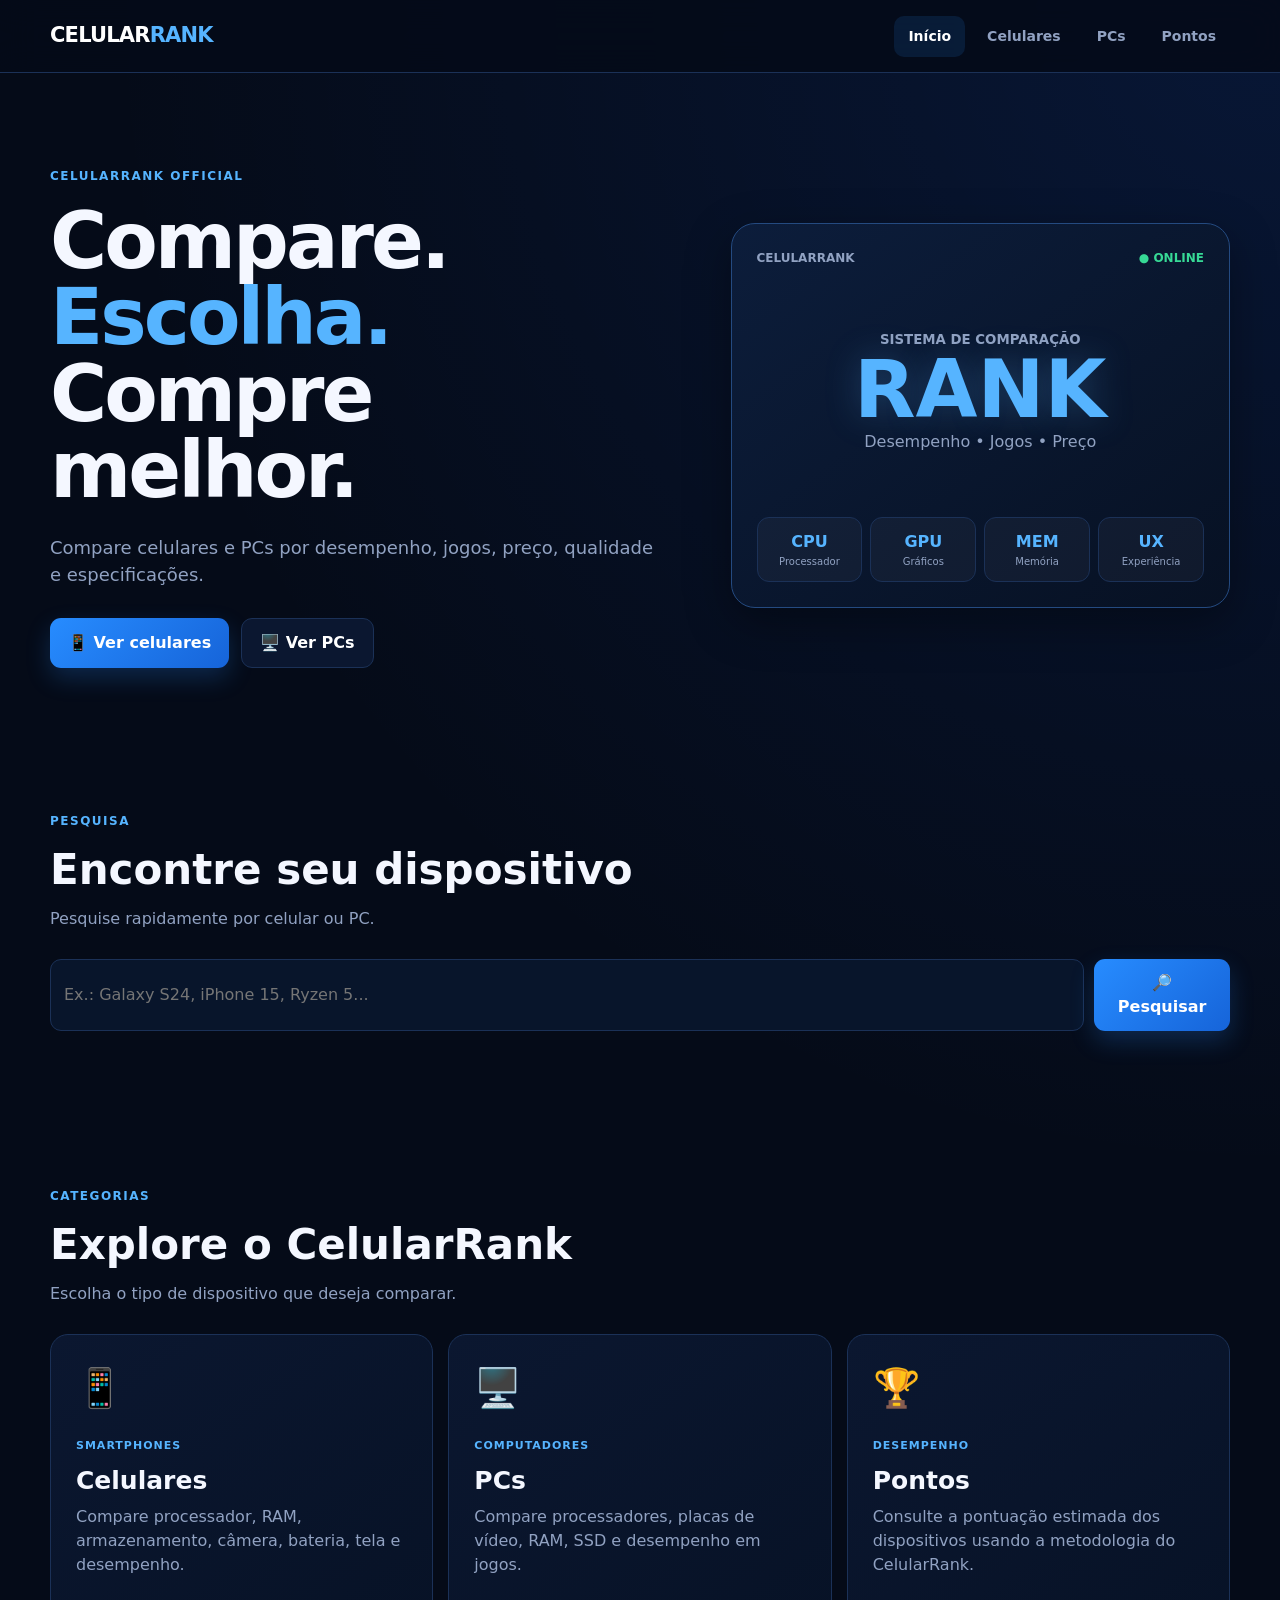
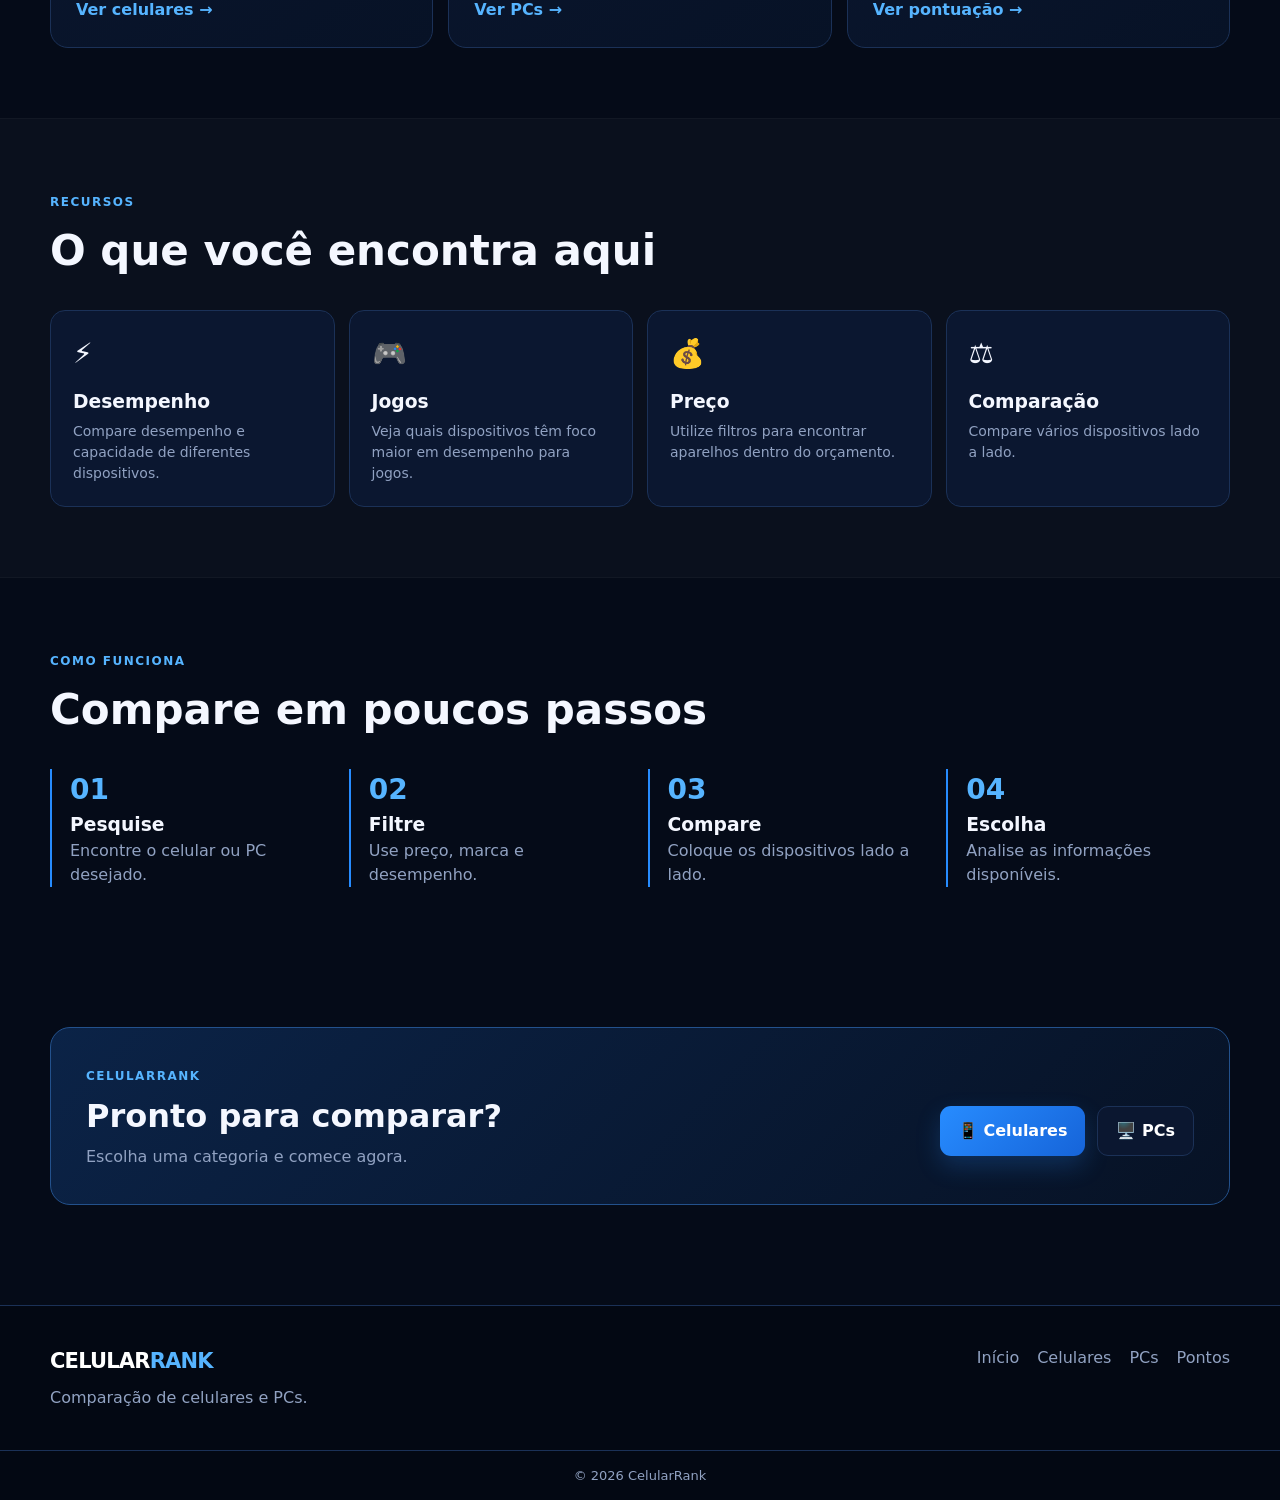
<file: index.html>
<!DOCTYPE html>
<html lang="pt-BR">
<head>
    <meta charset="UTF-8">
    <meta name="viewport" content="width=device-width, initial-scale=1.0">

    <title>CelularRank - Celulares e PCs</title>

    <meta name="description" content="CelularRank - Compare celulares e PCs por desempenho, jogos, preço, qualidade e especificações.">

    <link rel="stylesheet" href="style.css">
</head>

<body>

<header class="site-header">
    <div class="container header-content">

        <a href="index.html" class="logo">
            <span>CELULAR</span><strong>RANK</strong>
        </a>

        <button class="menu-toggle" id="menuToggle" aria-label="Abrir menu">
            ☰
        </button>

        <nav class="main-nav" id="mainNav">
            <a href="index.html" class="active">Início</a>
            <a href="celulares.html">Celulares</a>
            <a href="pcs.html">PCs</a>
            <a href="pontos.html">Pontos</a>
        </nav>

    </div>
</header>

<main>

    <section class="hero">
        <div class="container hero-grid">

            <div class="hero-text">

                <span class="eyebrow">CELULARRANK OFFICIAL</span>

                <h1>
                    Compare.<br>
                    <span>Escolha.</span><br>
                    Compre melhor.
                </h1>

                <p>
                    Compare celulares e PCs por desempenho,
                    jogos, preço, qualidade e especificações.
                </p>

                <div class="hero-buttons">
                    <a href="celulares.html" class="btn primary">
                        📱 Ver celulares
                    </a>

                    <a href="pcs.html" class="btn secondary">
                        🖥️ Ver PCs
                    </a>
                </div>

            </div>

            <div class="hero-panel">

                <div class="hero-panel-top">
                    <span>CELULARRANK</span>
                    <span class="online-dot">● ONLINE</span>
                </div>

                <div class="hero-rank">
                    <small>SISTEMA DE COMPARAÇÃO</small>
                    <strong>RANK</strong>
                    <span>Desempenho • Jogos • Preço</span>
                </div>

                <div class="hero-stats">
                    <div>
                        <strong>CPU</strong>
                        <span>Processador</span>
                    </div>

                    <div>
                        <strong>GPU</strong>
                        <span>Gráficos</span>
                    </div>

                    <div>
                        <strong>MEM</strong>
                        <span>Memória</span>
                    </div>

                    <div>
                        <strong>UX</strong>
                        <span>Experiência</span>
                    </div>
                </div>

            </div>

        </div>
    </section>


    <section class="section">
        <div class="container">

            <div class="section-heading">
                <span class="eyebrow">PESQUISA</span>

                <h2>Encontre seu dispositivo</h2>

                <p>
                    Pesquise rapidamente por celular ou PC.
                </p>
            </div>

            <div class="home-search">

                <input
                    type="search"
                    id="homeSearch"
                    class="input"
                    placeholder="Ex.: Galaxy S24, iPhone 15, Ryzen 5..."
                >

                <button id="homeSearchButton" class="btn primary">
                    🔎 Pesquisar
                </button>

            </div>

            <div id="homeSearchResults" class="home-search-results"></div>

        </div>
    </section>


    <section class="section">
        <div class="container">

            <div class="section-heading">
                <span class="eyebrow">CATEGORIAS</span>

                <h2>Explore o CelularRank</h2>

                <p>
                    Escolha o tipo de dispositivo que deseja comparar.
                </p>
            </div>

            <div class="category-grid">

                <a href="celulares.html" class="category-card">

                    <div class="category-icon">📱</div>

                    <span>SMARTPHONES</span>

                    <h3>Celulares</h3>

                    <p>
                        Compare processador, RAM, armazenamento,
                        câmera, bateria, tela e desempenho.
                    </p>

                    <b>Ver celulares →</b>

                </a>


                <a href="pcs.html" class="category-card">

                    <div class="category-icon">🖥️</div>

                    <span>COMPUTADORES</span>

                    <h3>PCs</h3>

                    <p>
                        Compare processadores, placas de vídeo,
                        RAM, SSD e desempenho em jogos.
                    </p>

                    <b>Ver PCs →</b>

                </a>


                <a href="pontos.html" class="category-card">

                    <div class="category-icon">🏆</div>

                    <span>DESEMPENHO</span>

                    <h3>Pontos</h3>

                    <p>
                        Consulte a pontuação estimada dos dispositivos
                        usando a metodologia do CelularRank.
                    </p>

                    <b>Ver pontuação →</b>

                </a>

            </div>

        </div>
    </section>


    <section class="section section-alt">

        <div class="container">

            <div class="section-heading">
                <span class="eyebrow">RECURSOS</span>

                <h2>O que você encontra aqui</h2>
            </div>

            <div class="feature-grid">

                <article class="feature-card">
                    <div>⚡</div>
                    <h3>Desempenho</h3>
                    <p>
                        Compare desempenho e capacidade
                        de diferentes dispositivos.
                    </p>
                </article>

                <article class="feature-card">
                    <div>🎮</div>
                    <h3>Jogos</h3>
                    <p>
                        Veja quais dispositivos têm foco
                        maior em desempenho para jogos.
                    </p>
                </article>

                <article class="feature-card">
                    <div>💰</div>
                    <h3>Preço</h3>
                    <p>
                        Utilize filtros para encontrar
                        aparelhos dentro do orçamento.
                    </p>
                </article>

                <article class="feature-card">
                    <div>⚖️</div>
                    <h3>Comparação</h3>
                    <p>
                        Compare vários dispositivos
                        lado a lado.
                    </p>
                </article>

            </div>

        </div>

    </section>


    <section class="section">

        <div class="container">

            <div class="section-heading">
                <span class="eyebrow">COMO FUNCIONA</span>

                <h2>Compare em poucos passos</h2>
            </div>

            <div class="steps">

                <div class="step">
                    <strong>01</strong>
                    <h3>Pesquise</h3>
                    <p>
                        Encontre o celular ou PC desejado.
                    </p>
                </div>

                <div class="step">
                    <strong>02</strong>
                    <h3>Filtre</h3>
                    <p>
                        Use preço, marca e desempenho.
                    </p>
                </div>

                <div class="step">
                    <strong>03</strong>
                    <h3>Compare</h3>
                    <p>
                        Coloque os dispositivos lado a lado.
                    </p>
                </div>

                <div class="step">
                    <strong>04</strong>
                    <h3>Escolha</h3>
                    <p>
                        Analise as informações disponíveis.
                    </p>
                </div>

            </div>

        </div>

    </section>


    <section class="section">

        <div class="container">

            <div class="cta-box">

                <div>
                    <span class="eyebrow">CELULARRANK</span>

                    <h2>Pronto para comparar?</h2>

                    <p>
                        Escolha uma categoria e comece agora.
                    </p>
                </div>

                <div class="hero-buttons">
                    <a href="celulares.html" class="btn primary">
                        📱 Celulares
                    </a>

                    <a href="pcs.html" class="btn secondary">
                        🖥️ PCs
                    </a>
                </div>

            </div>

        </div>

    </section>

</main>


<footer class="site-footer">

    <div class="container footer-content">

        <div>
            <a href="index.html" class="logo">
                <span>CELULAR</span><strong>RANK</strong>
            </a>

            <p>
                Comparação de celulares e PCs.
            </p>
        </div>

        <div class="footer-links">
            <a href="index.html">Início</a>
            <a href="celulares.html">Celulares</a>
            <a href="pcs.html">PCs</a>
            <a href="pontos.html">Pontos</a>
        </div>

    </div>

    <div class="footer-bottom">
        © <span id="currentYear"></span> CelularRank
    </div>

</footer>


<script src="dados.js"></script>
<script src="script.js"></script>

</body>
</html>
</file>
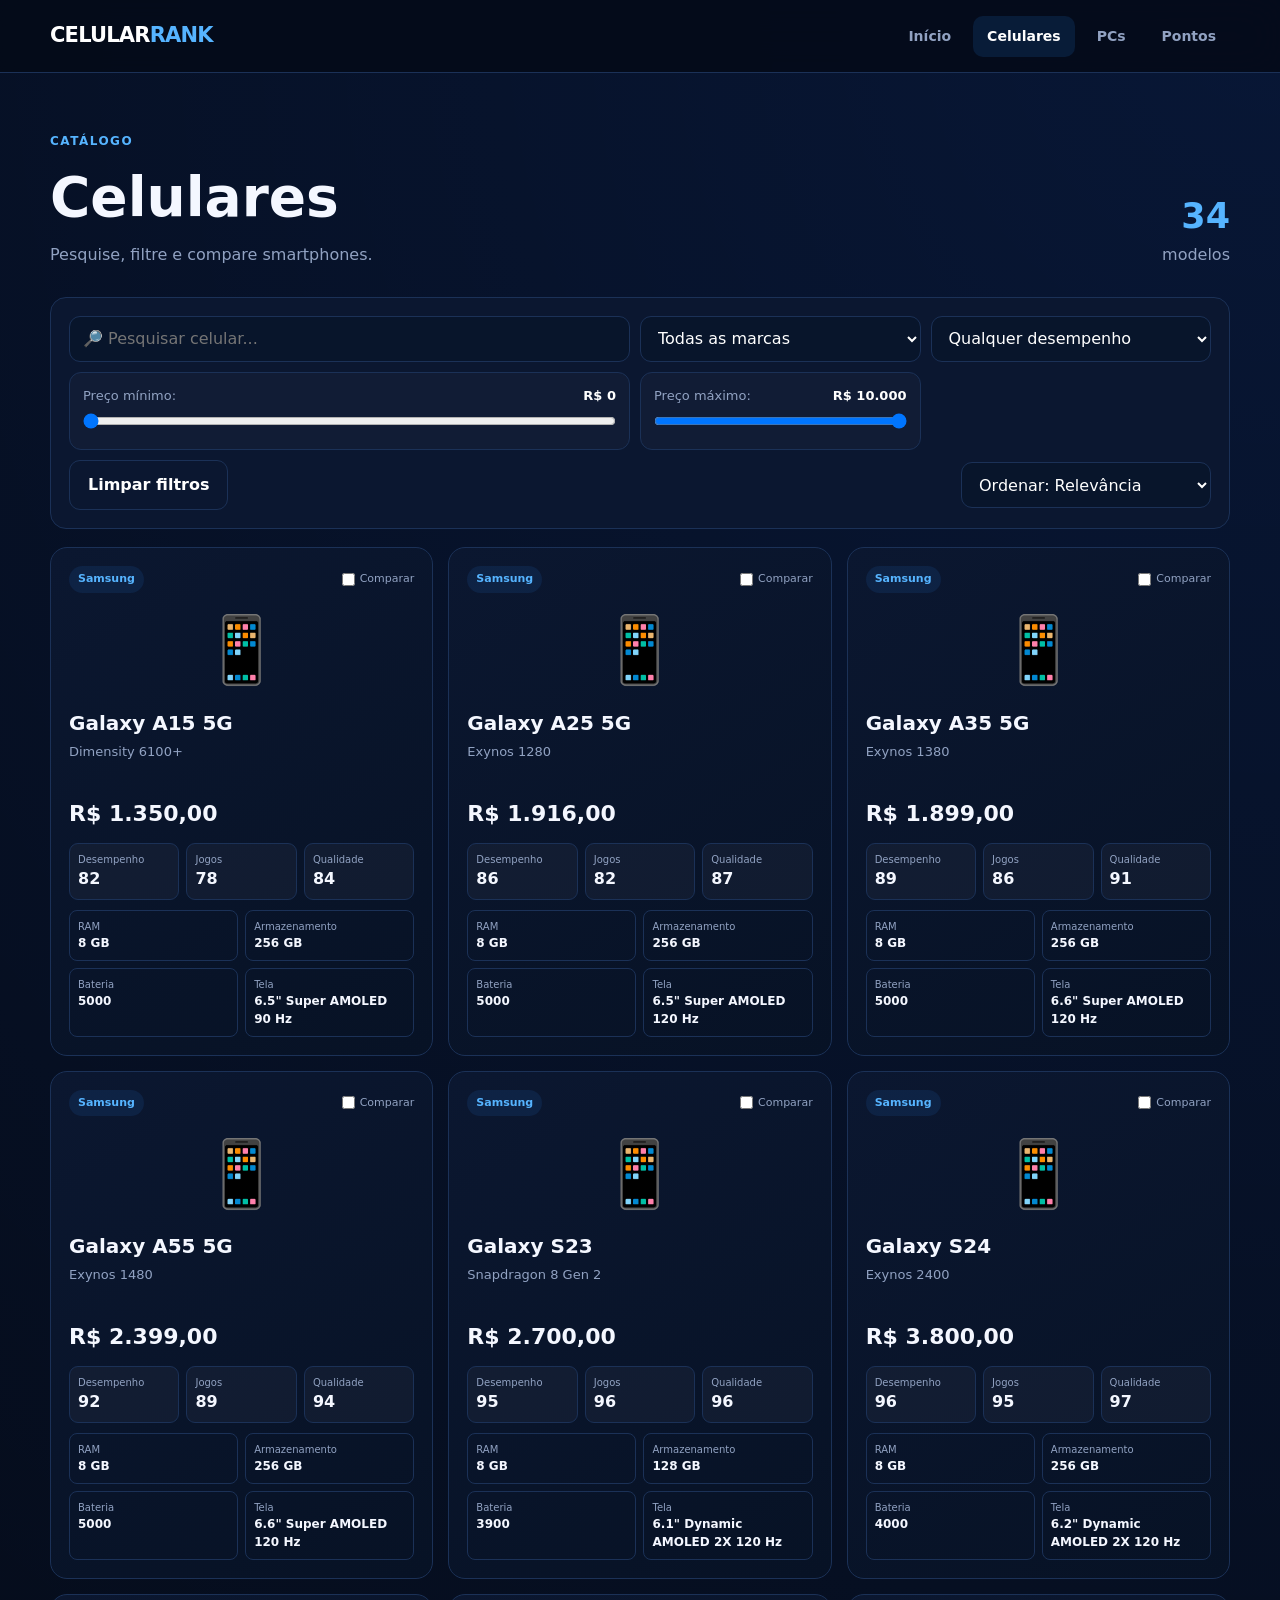
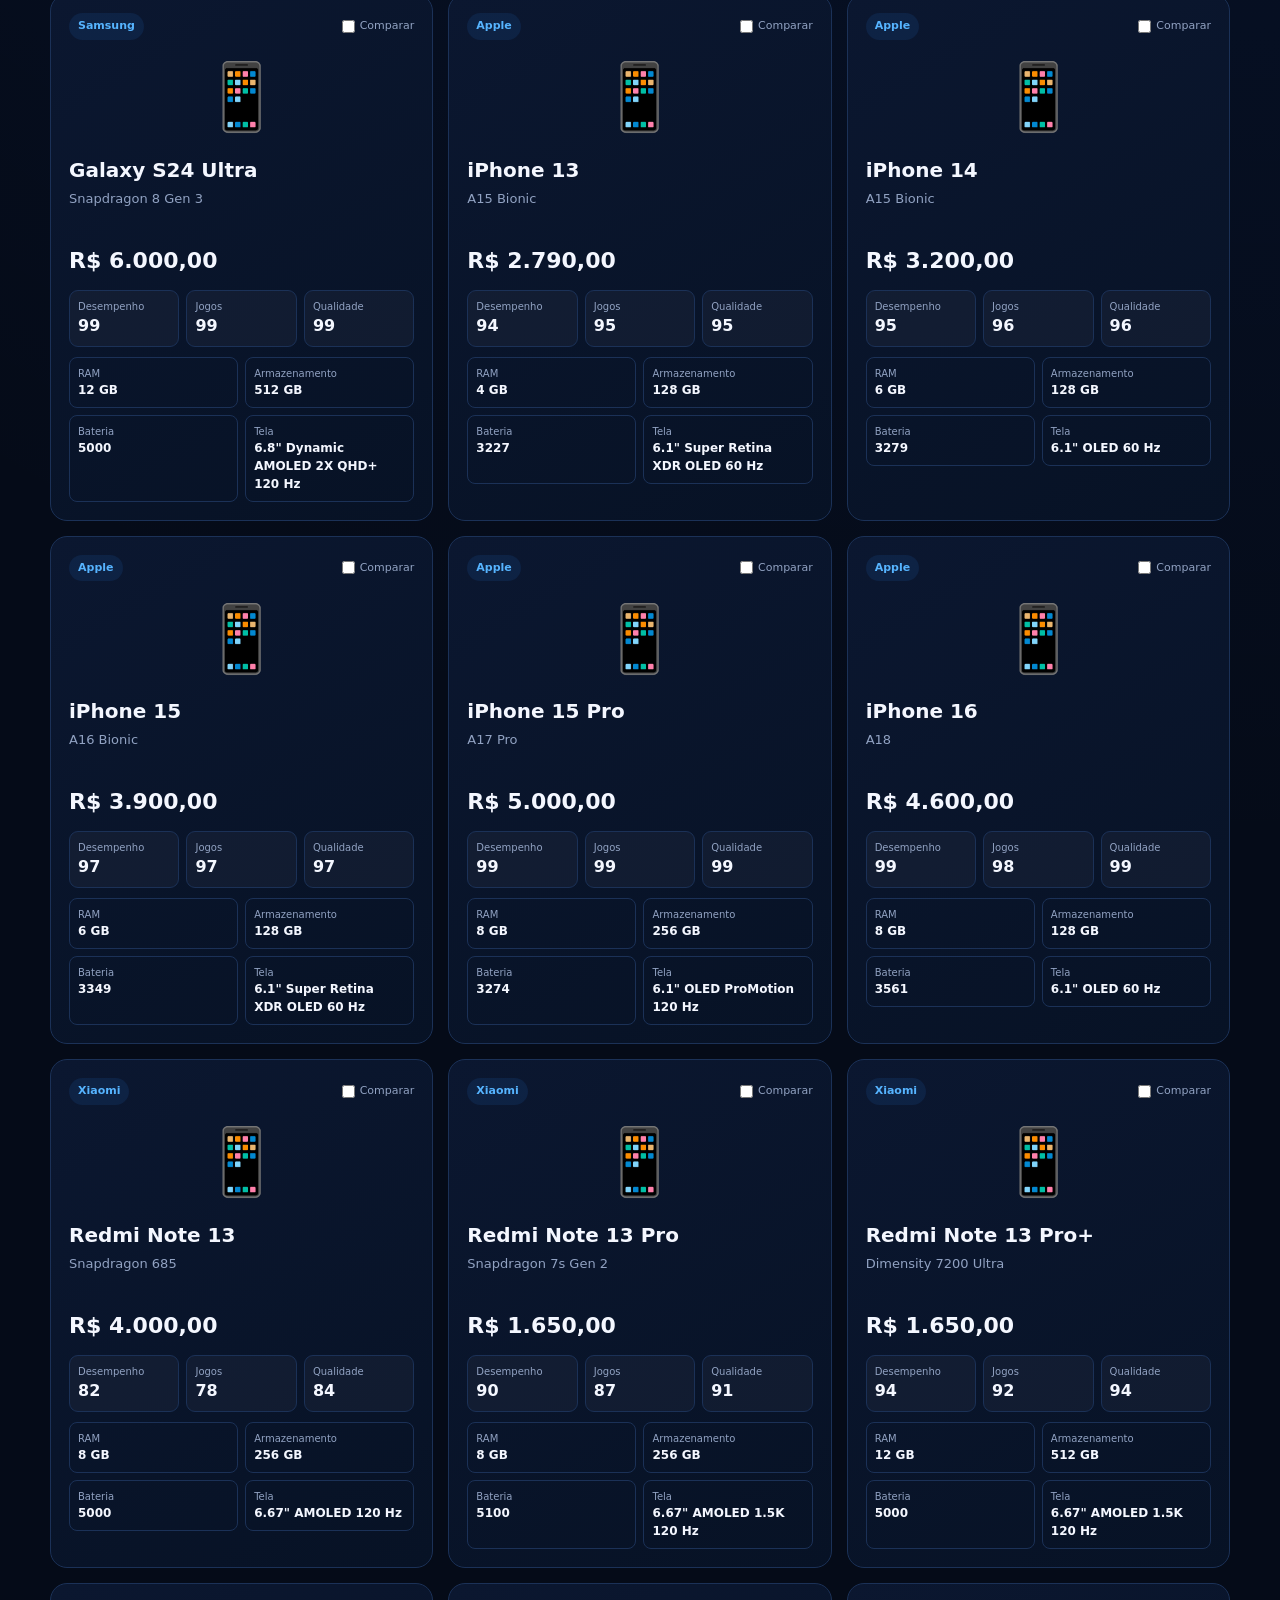
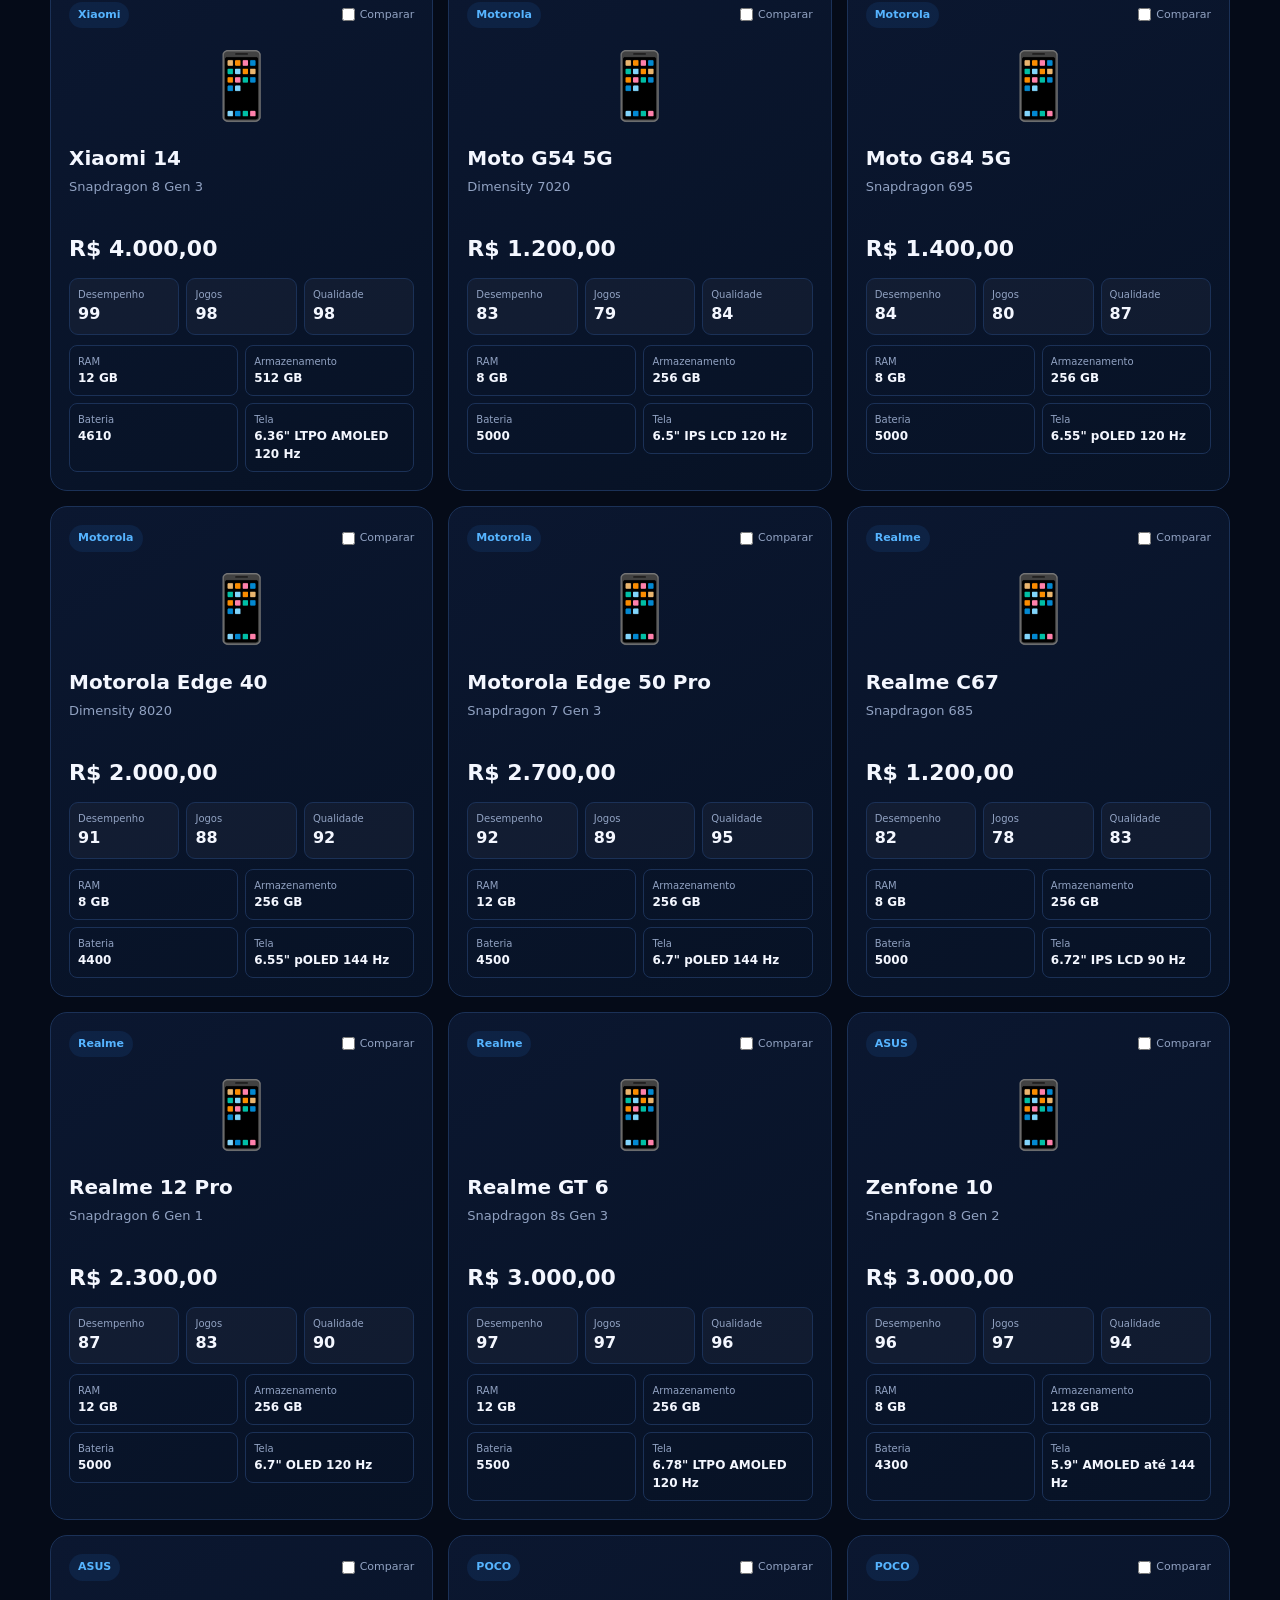
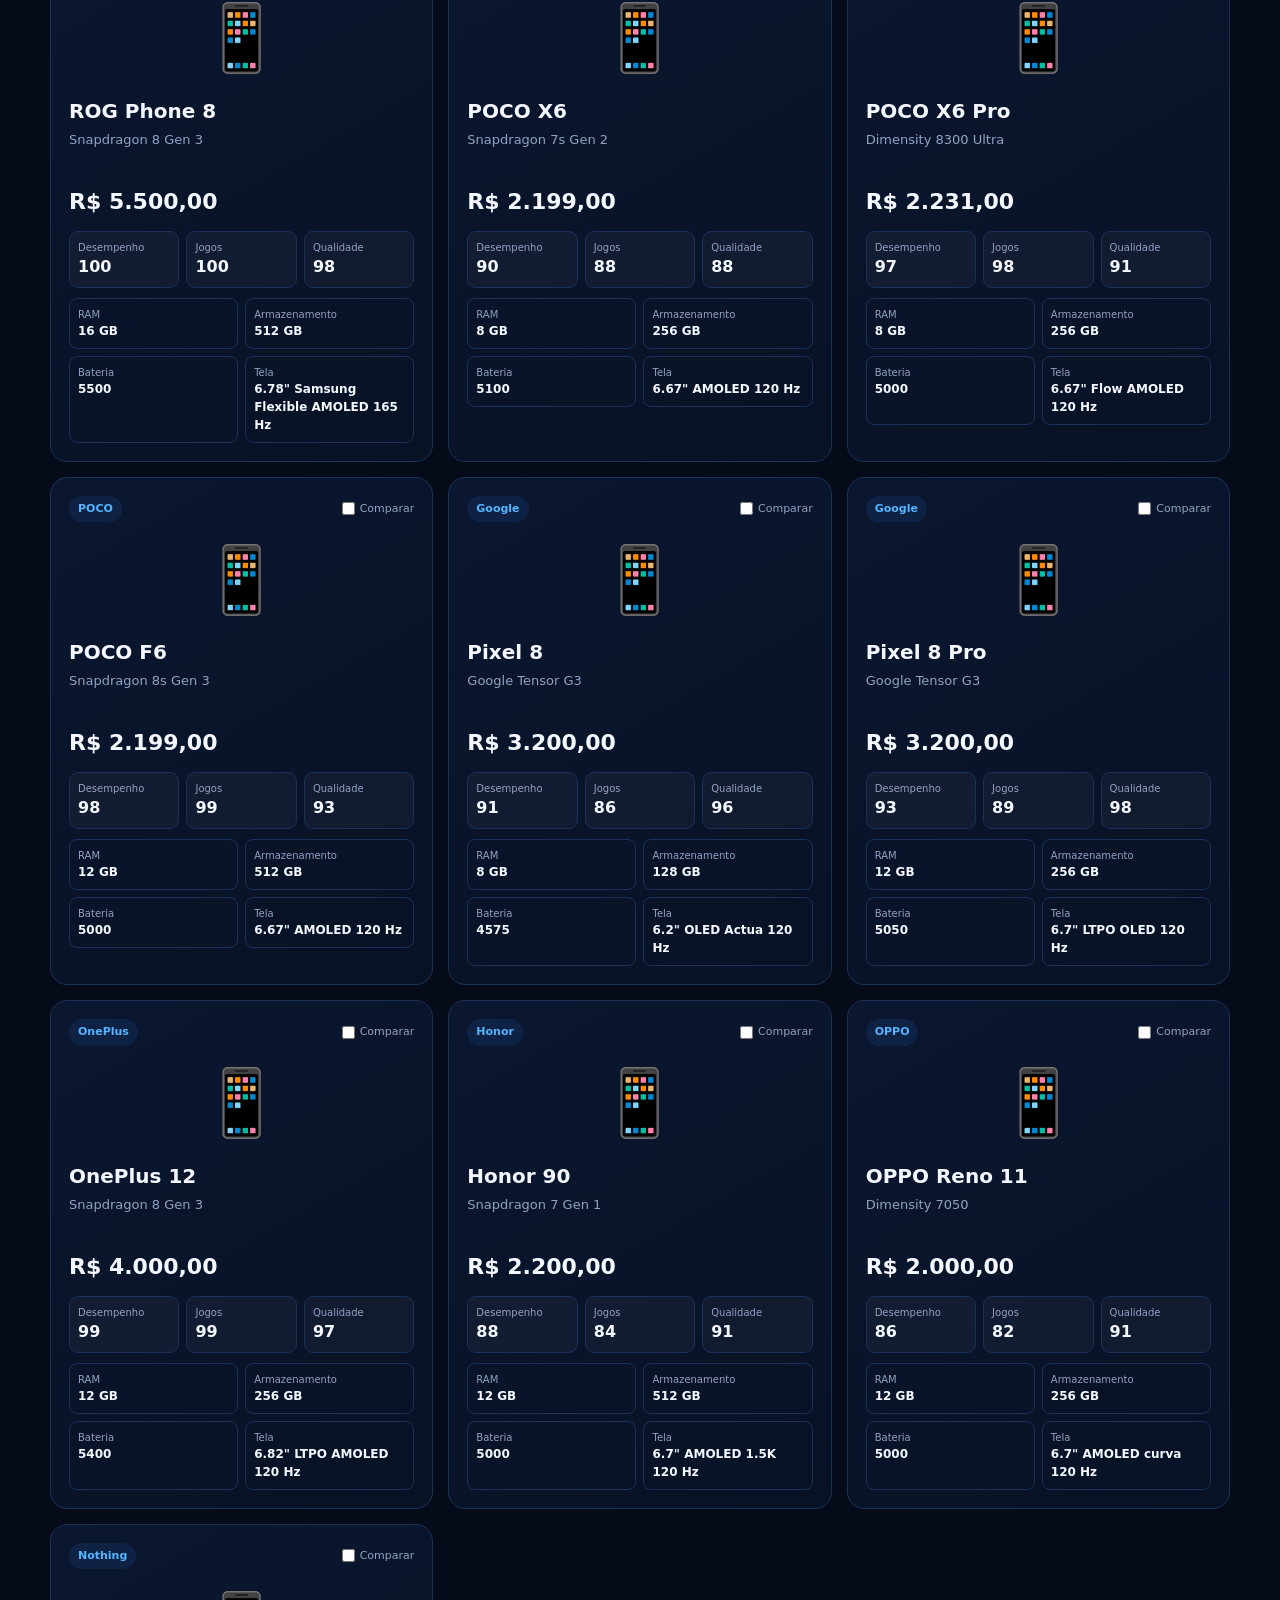
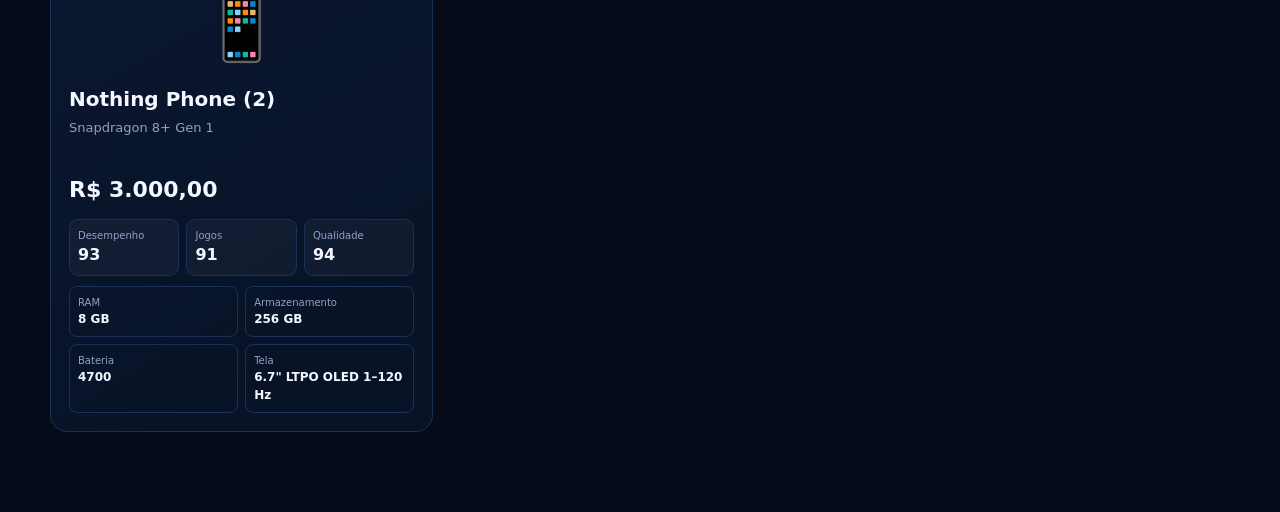
<file: celulares.html>
<!DOCTYPE html>
<html lang="pt-BR">
<head>
    <meta charset="UTF-8">
    <meta name="viewport" content="width=device-width, initial-scale=1.0">

    <title>Celulares - CelularRank</title>

    <meta
        name="description"
        content="Compare celulares no CelularRank por preço, marca, desempenho, jogos e especificações."
    >

    <link rel="stylesheet" href="style.css">
</head>

<body>

<header class="site-header">

    <div class="container header-content">

        <a href="index.html" class="logo">
            <span>CELULAR</span><strong>RANK</strong>
        </a>

        <button class="menu-toggle" id="menuToggle">
            ☰
        </button>

        <nav class="main-nav" id="mainNav">
            <a href="index.html">Início</a>
            <a href="celulares.html" class="active">Celulares</a>
            <a href="pcs.html">PCs</a>
            <a href="pontos.html">Pontos</a>
        </nav>

    </div>

</header>


<main>

<section class="catalog-page">

<div class="container">

    <div class="page-head">

        <div>
            <span class="eyebrow">CATÁLOGO</span>

            <h1>Celulares</h1>

            <p>
                Pesquise, filtre e compare smartphones.
            </p>
        </div>

        <div class="catalog-count">
            <strong id="phoneCount">0</strong>
            <span>modelos</span>
        </div>

    </div>


    <section class="filter-panel">

        <div class="filter-row">

            <input
                id="phoneSearch"
                class="input"
                type="search"
                placeholder="🔎 Pesquisar celular..."
            >

            <select id="brandFilter" class="input">
                <option value="">Todas as marcas</option>
            </select>

            <select id="performanceFilter" class="input">

                <option value="">Qualquer desempenho</option>
                <option value="90">90+</option>
                <option value="80">80+</option>
                <option value="70">70+</option>
                <option value="60">60+</option>

            </select>

        </div>


        <div class="filter-row">

            <div class="range-box">

                <label>
                    Preço mínimo:
                    <strong id="minPriceLabel">R$ 0</strong>
                </label>

                <input
                    id="minPrice"
                    type="range"
                    min="0"
                    max="10000"
                    step="50"
                    value="0"
                >

            </div>


            <div class="range-box">

                <label>
                    Preço máximo:
                    <strong id="maxPriceLabel">R$ 10.000</strong>
                </label>

                <input
                    id="maxPrice"
                    type="range"
                    min="0"
                    max="10000"
                    step="50"
                    value="10000"
                >

            </div>

        </div>


        <div class="filter-actions">

            <button
                id="clearPhoneFilters"
                class="btn secondary"
            >
                Limpar filtros
            </button>

            <select id="phoneSort" class="input">

                <option value="relevancia">
                    Ordenar: Relevância
                </option>

                <option value="preco-menor">
                    Menor preço
                </option>

                <option value="preco-maior">
                    Maior preço
                </option>

                <option value="desempenho">
                    Maior desempenho
                </option>

                <option value="jogos">
                    Melhor para jogos
                </option>

            </select>

        </div>

    </section>


    <div class="compare-toolbar" id="phoneCompareToolbar">

        <span>
            📊 <strong id="phoneCompareCount">0</strong>
            selecionados
        </span>

        <button id="comparePhonesButton" class="btn primary">
            Comparar selecionados
        </button>

    </div>


    <div id="phoneGrid" class="product-grid"></div>

    <div id="phoneEmpty" class="empty" style="display:none;">
        <strong>Nenhum celular encontrado.</strong>
        <span>Tente alterar os filtros.</span>
    </div>

</div>

</section>

</main>


<div id="phoneCompareModal" class="modal">

    <div class="modal-box">

        <div class="modal-head">

            <div>
                <span class="eyebrow">COMPARAÇÃO</span>
                <h2>Celulares selecionados</h2>
            </div>

            <button id="closePhoneModal" class="close">
                ×
            </button>

        </div>

        <div id="phoneCompareContent"></div>

    </div>

</div>


<script src="dados.js"></script>

<script>

document.addEventListener("DOMContentLoaded", () => {

    const products = Array.isArray(window.celulares)
        ? window.celulares
        : [];

    const grid = document.getElementById("phoneGrid");
    const empty = document.getElementById("phoneEmpty");
    const count = document.getElementById("phoneCount");

    const search = document.getElementById("phoneSearch");
    const brand = document.getElementById("brandFilter");
    const performance = document.getElementById("performanceFilter");
    const minPrice = document.getElementById("minPrice");
    const maxPrice = document.getElementById("maxPrice");
    const minLabel = document.getElementById("minPriceLabel");
    const maxLabel = document.getElementById("maxPriceLabel");
    const sort = document.getElementById("phoneSort");

    const compareToolbar =
        document.getElementById("phoneCompareToolbar");

    const compareCount =
        document.getElementById("phoneCompareCount");

    const modal =
        document.getElementById("phoneCompareModal");

    const modalContent =
        document.getElementById("phoneCompareContent");

    let selected = [];

    count.textContent = products.length;


    function money(value) {

        if (
            value === null ||
            value === undefined ||
            value === "" ||
            Number(value) <= 0
        ) {
            return "Preço não informado";
        }

        return Number(value).toLocaleString("pt-BR", {
            style: "currency",
            currency: "BRL"
        });
    }


    function score(value) {
        return Number(value || 0);
    }


    function createBrands() {

        const brands = [
            ...new Set(
                products
                    .map(item => item.marca)
                    .filter(Boolean)
            )
        ].sort();

        brands.forEach(item => {

            const option =
                document.createElement("option");

            option.value = item;
            option.textContent = item;

            brand.appendChild(option);

        });

    }


    function render() {

        const term =
            search.value.toLowerCase().trim();

        const selectedBrand =
            brand.value;

        const min =
            Number(minPrice.value);

        const max =
            Number(maxPrice.value);

        const minimumPerformance =
            Number(performance.value || 0);


        let result = products.filter(item => {

            const text = `
                ${item.nome || ""}
                ${item.marca || ""}
                ${item.processador || ""}
            `.toLowerCase();

            const matchesSearch =
                !term || text.includes(term);

            const matchesBrand =
                !selectedBrand ||
                item.marca === selectedBrand;

            const price =
                Number(item.preco || 0);

            const matchesPrice =
                !price ||
                (price >= min && price <= max);

            const matchesPerformance =
                score(item.desempenho) >= minimumPerformance;

            return (
                matchesSearch &&
                matchesBrand &&
                matchesPrice &&
                matchesPerformance
            );

        });


        if (sort.value === "preco-menor") {

            result.sort(
                (a, b) =>
                    Number(a.preco || 999999) -
                    Number(b.preco || 999999)
            );

        }


        if (sort.value === "preco-maior") {

            result.sort(
                (a, b) =>
                    Number(b.preco || 0) -
                    Number(a.preco || 0)
            );

        }


        if (sort.value === "desempenho") {

            result.sort(
                (a, b) =>
                    score(b.desempenho) -
                    score(a.desempenho)
            );

        }


        if (sort.value === "jogos") {

            result.sort(
                (a, b) =>
                    score(b.jogos) -
                    score(a.jogos)
            );

        }


        grid.innerHTML = "";

        result.forEach(item => {

            const card =
                document.createElement("article");

            card.className = "product-card";

            const isSelected =
                selected.includes(item.id);

            card.innerHTML = `

                <div class="product-top">

                    <span class="pill">
                        ${item.marca || "Marca"}
                    </span>

                    <label class="compare-check">

                        <input
                            type="checkbox"
                            data-compare="${item.id}"
                            ${isSelected ? "checked" : ""}
                        >

                        <span>Comparar</span>

                    </label>

                </div>

                <div class="product-icon">
                    📱
                </div>

                <h2>
                    ${item.nome || "Celular"}
                </h2>

                <p class="processor">
                    ${item.processador || "Processador não informado"}
                </p>

                <div class="price">
                    ${money(item.preco)}
                </div>

                <div class="score-row">

                    <div>
                        <span>Desempenho</span>
                        <strong>${score(item.desempenho)}</strong>
                    </div>

                    <div>
                        <span>Jogos</span>
                        <strong>${score(item.jogos)}</strong>
                    </div>

                    <div>
                        <span>Qualidade</span>
                        <strong>${score(item.qualidade)}</strong>
                    </div>

                </div>

                <div class="spec-grid">

                    <div>
                        <small>RAM</small>
                        <strong>${item.ram || "-"}</strong>
                    </div>

                    <div>
                        <small>Armazenamento</small>
                        <strong>${item.armazenamento || "-"}</strong>
                    </div>

                    <div>
                        <small>Bateria</small>
                        <strong>${item.bateria || "-"}</strong>
                    </div>

                    <div>
                        <small>Tela</small>
                        <strong>${item.tela || "-"}</strong>
                    </div>

                </div>

            `;

            grid.appendChild(card);

        });


        empty.style.display =
            result.length ? "none" : "flex";

        document.querySelectorAll(
            "[data-compare]"
        ).forEach(input => {

            input.addEventListener("change", () => {

                const id = input.dataset.compare;

                if (input.checked) {

                    if (selected.length >= 4) {

                        input.checked = false;

                        alert(
                            "Você pode comparar até 4 celulares."
                        );

                        return;
                    }

                    selected.push(id);

                } else {

                    selected =
                        selected.filter(
                            item => item !== id
                        );

                }

                updateCompare();

            });

        });

    }


    function updateCompare() {

        compareCount.textContent =
            selected.length;

        compareToolbar.classList.toggle(
            "show",
            selected.length > 0
        );

    }


    function openCompare() {

        if (selected.length < 2) {

            alert(
                "Selecione pelo menos 2 celulares."
            );

            return;
        }

        const items =
            selected
                .map(id =>
                    products.find(
                        item => String(item.id) === String(id)
                    )
                )
                .filter(Boolean);


        let html = `
            <div class="compare-wrap">
            <table class="compare-table">

                <tr>
                    <th>Especificação</th>
        `;

        items.forEach(item => {

            html += `
                <th>
                    ${item.nome}
                </th>
            `;

        });

        html += "</tr>";


        const rows = [

            ["Marca", "marca"],
            ["Processador", "processador"],
            ["RAM", "ram"],
            ["Armazenamento", "armazenamento"],
            ["Câmera", "camera"],
            ["Bateria", "bateria"],
            ["Tela", "tela"],
            ["Carregamento", "carregamento"],
            ["Desempenho", "desempenho"],
            ["Jogos", "jogos"],
            ["Qualidade", "qualidade"],
            ["Preço", "preco"]

        ];


        rows.forEach(([label, key]) => {

            html += `
                <tr>
                    <td class="compare-label">
                        ${label}
                    </td>
            `;

            items.forEach(item => {

                let value =
                    item[key] ?? "-";

                if (key === "preco") {
                    value = money(value);
                }

                html += `
                    <td>
                        ${value}
                    </td>
                `;

            });

            html += "</tr>";

        });


        html += `
            </table>
            </div>
        `;

        modalContent.innerHTML = html;

        modal.classList.add("open");

    }


    search.addEventListener("input", render);
    brand.addEventListener("change", render);
    performance.addEventListener("change", render);
    minPrice.addEventListener("input", () => {

        minLabel.textContent =
            money(minPrice.value);

        render();

    });

    maxPrice.addEventListener("input", () => {

        maxLabel.textContent =
            money(maxPrice.value);

        render();

    });

    sort.addEventListener("change", render);


    document
        .getElementById("clearPhoneFilters")
        .addEventListener("click", () => {

            search.value = "";
            brand.value = "";
            performance.value = "";
            minPrice.value = 0;
            maxPrice.value = 10000;
            sort.value = "relevancia";

            minLabel.textContent = "R$ 0";
            maxLabel.textContent = "R$ 10.000";

            render();

        });


    document
        .getElementById("comparePhonesButton")
        .addEventListener("click", openCompare);


    document
        .getElementById("closePhoneModal")
        .addEventListener("click", () => {

            modal.classList.remove("open");

        });


    modal.addEventListener("click", event => {

        if (event.target === modal) {
            modal.classList.remove("open");
        }

    });


    createBrands();
    render();

});

</script>
    <script src="./dados.js?v=20260922"></script>
    
</body>
</html>
</file>
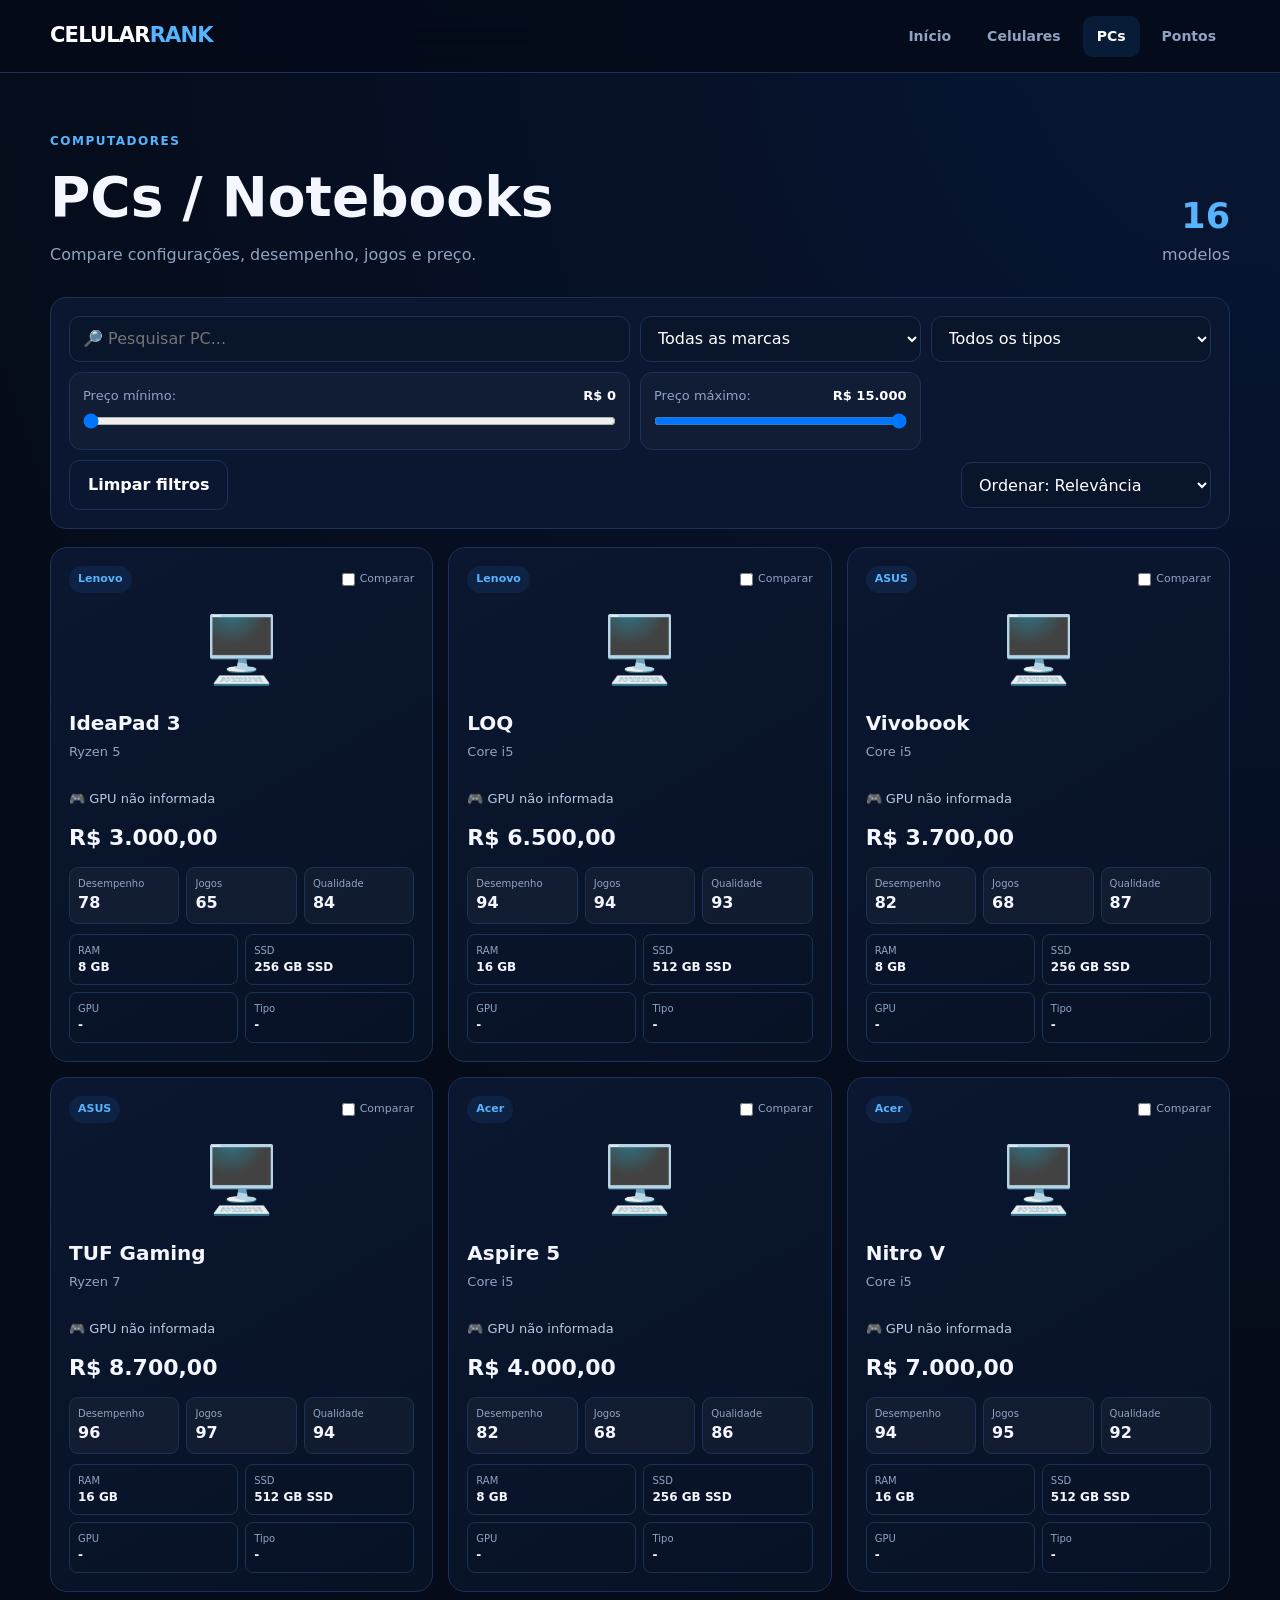
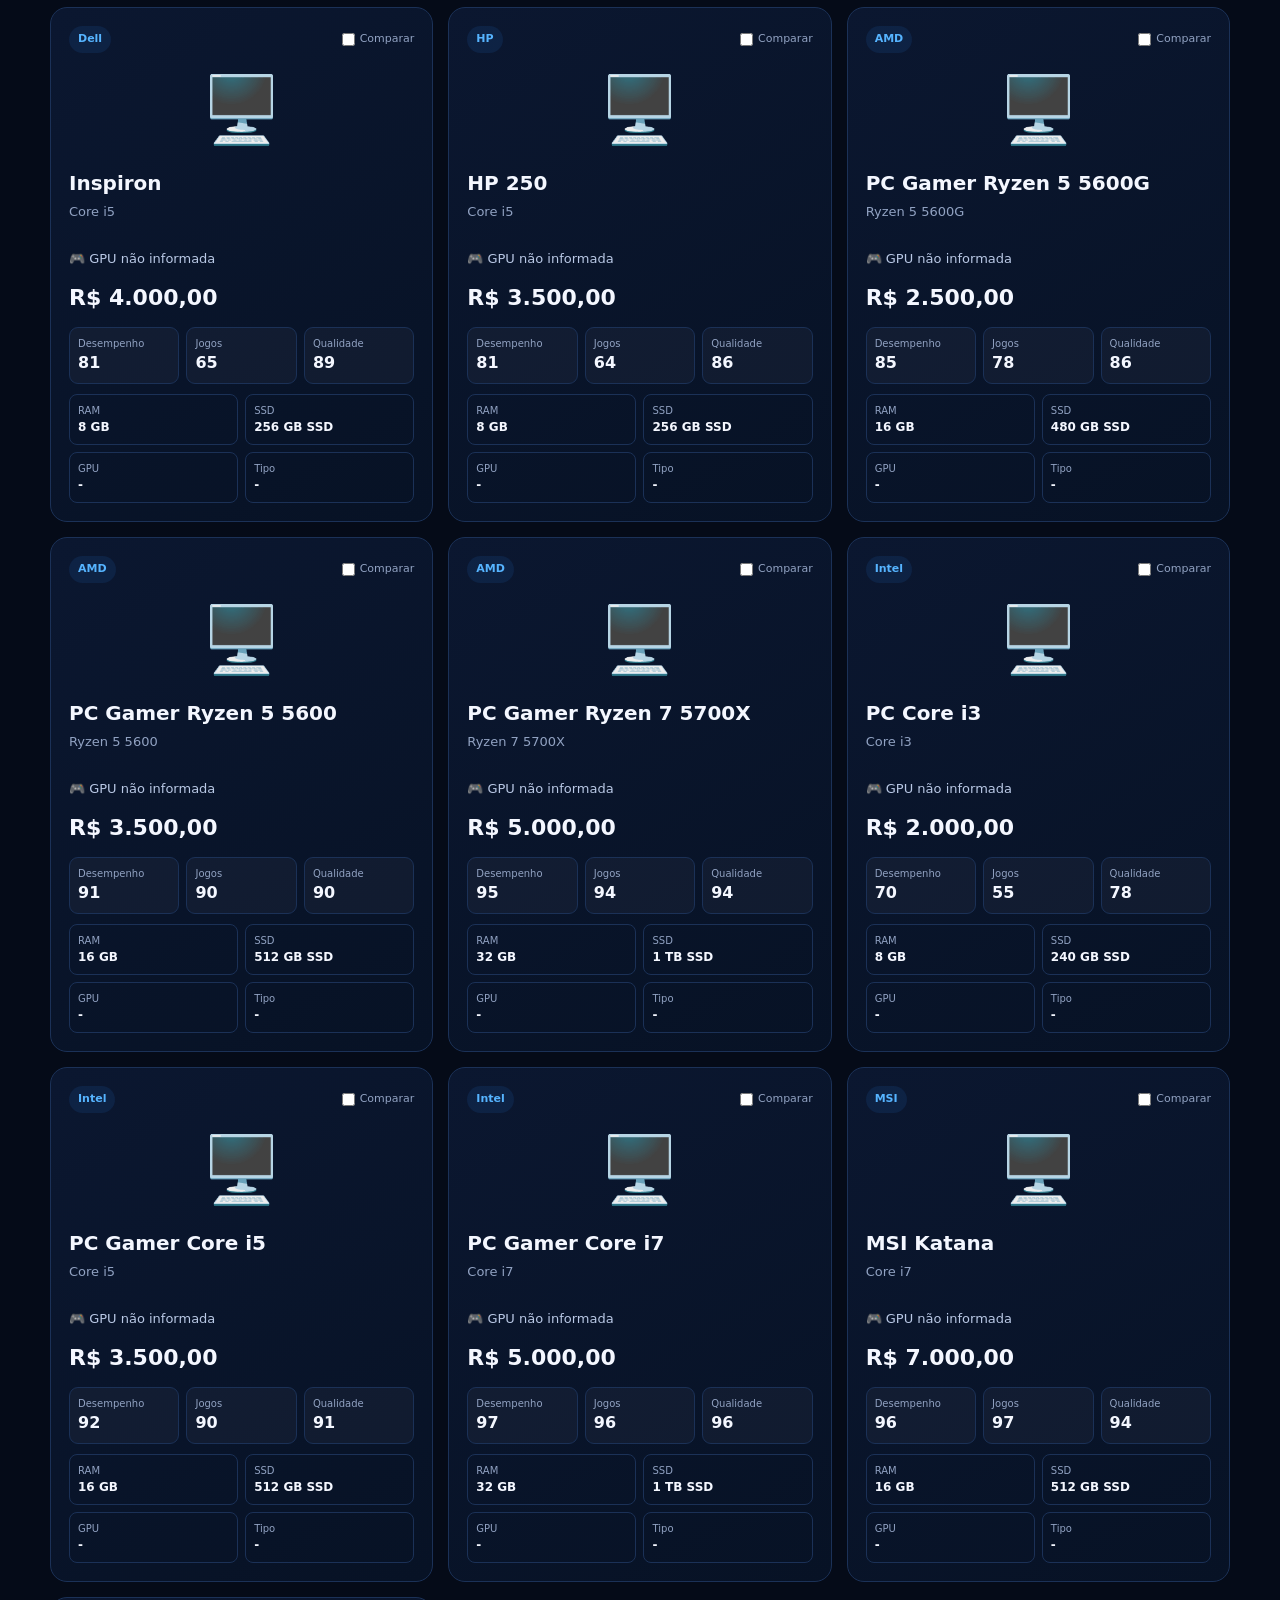
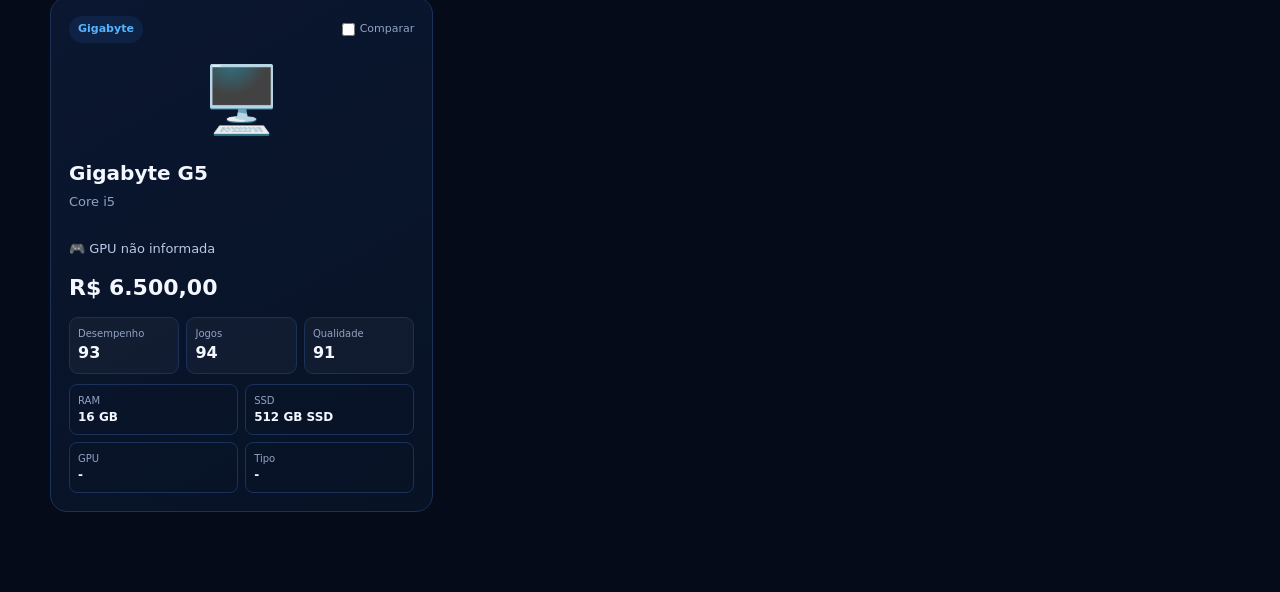
<file: pcs.html>
<!DOCTYPE html>
<html lang="pt-BR">
<head>

    <meta charset="UTF-8">
    <meta name="viewport" content="width=device-width, initial-scale=1.0">

    <title>PCs - CelularRank</title>

    <meta
        name="description"
        content="Compare PCs gamer, computadores e notebooks no CelularRank."
    >

    <link rel="stylesheet" href="style.css">

</head>

<body>

<header class="site-header">

    <div class="container header-content">

        <a href="index.html" class="logo">
            <span>CELULAR</span><strong>RANK</strong>
        </a>

        <button class="menu-toggle" id="menuToggle">
            ☰
        </button>

        <nav class="main-nav" id="mainNav">
            <a href="index.html">Início</a>
            <a href="celulares.html">Celulares</a>
            <a href="pcs.html" class="active">PCs</a>
            <a href="pontos.html">Pontos</a>
        </nav>

    </div>

</header>


<main>

<section class="catalog-page">

<div class="container">

    <div class="page-head">

        <div>

            <span class="eyebrow">
                COMPUTADORES
            </span>

            <h1>
                PCs / Notebooks
            </h1>

            <p>
                Compare configurações, desempenho, jogos e preço.
            </p>

        </div>

        <div class="catalog-count">
            <strong id="pcCount">0</strong>
            <span>modelos</span>
        </div>

    </div>


    <section class="filter-panel">

        <div class="filter-row">

            <input
                id="pcSearch"
                class="input"
                type="search"
                placeholder="🔎 Pesquisar PC..."
            >

            <select id="pcBrand" class="input">

                <option value="">
                    Todas as marcas
                </option>

            </select>


            <select id="pcType" class="input">

                <option value="">
                    Todos os tipos
                </option>

                <option value="Gamer">
                    Gamer
                </option>

                <option value="Notebook">
                    Notebook
                </option>

                <option value="Trabalho">
                    Trabalho
                </option>

            </select>

        </div>


        <div class="filter-row">

            <div class="range-box">

                <label>
                    Preço mínimo:
                    <strong id="pcMinLabel">
                        R$ 0
                    </strong>
                </label>

                <input
                    id="pcMin"
                    type="range"
                    min="0"
                    max="15000"
                    step="100"
                    value="0"
                >

            </div>


            <div class="range-box">

                <label>
                    Preço máximo:
                    <strong id="pcMaxLabel">
                        R$ 15.000
                    </strong>
                </label>

                <input
                    id="pcMax"
                    type="range"
                    min="0"
                    max="15000"
                    step="100"
                    value="15000"
                >

            </div>

        </div>


        <div class="filter-actions">

            <button
                id="clearPcFilters"
                class="btn secondary"
            >
                Limpar filtros
            </button>

            <select id="pcSort" class="input">

                <option value="relevancia">
                    Ordenar: Relevância
                </option>

                <option value="preco-menor">
                    Menor preço
                </option>

                <option value="preco-maior">
                    Maior preço
                </option>

                <option value="desempenho">
                    Maior desempenho
                </option>

                <option value="jogos">
                    Melhor para jogos
                </option>

            </select>

        </div>

    </section>


    <div class="compare-toolbar" id="pcCompareToolbar">

        <span>
            🖥️ <strong id="pcCompareCount">0</strong>
            selecionados
        </span>

        <button id="comparePcButton" class="btn primary">
            Comparar selecionados
        </button>

    </div>


    <div id="pcGrid" class="product-grid"></div>

    <div id="pcEmpty" class="empty" style="display:none;">
        <strong>Nenhum PC encontrado.</strong>
        <span>Tente alterar os filtros.</span>
    </div>

</div>

</section>

</main>


<div id="pcModal" class="modal">

    <div class="modal-box">

        <div class="modal-head">

            <div>
                <span class="eyebrow">COMPARAÇÃO</span>
                <h2>PCs selecionados</h2>
            </div>

            <button id="closePcModal" class="close">
                ×
            </button>

        </div>

        <div id="pcCompareContent"></div>

    </div>

</div>


<script src="dados.js"></script>

<script>

document.addEventListener("DOMContentLoaded", () => {

    const products =
        Array.isArray(window.pcs)
            ? window.pcs
            : [];


    const grid =
        document.getElementById("pcGrid");

    const empty =
        document.getElementById("pcEmpty");

    const count =
        document.getElementById("pcCount");


    const search =
        document.getElementById("pcSearch");

    const brand =
        document.getElementById("pcBrand");

    const type =
        document.getElementById("pcType");

    const min =
        document.getElementById("pcMin");

    const max =
        document.getElementById("pcMax");

    const minLabel =
        document.getElementById("pcMinLabel");

    const maxLabel =
        document.getElementById("pcMaxLabel");

    const sort =
        document.getElementById("pcSort");


    let selected = [];


    count.textContent =
        products.length;


    function money(value) {

        if (
            value === null ||
            value === undefined ||
            Number(value) <= 0
        ) {
            return "Preço não informado";
        }

        return Number(value).toLocaleString(
            "pt-BR",
            {
                style: "currency",
                currency: "BRL"
            }
        );

    }


    function createBrands() {

        const brands = [
            ...new Set(
                products
                    .map(item => item.marca)
                    .filter(Boolean)
            )
        ].sort();


        brands.forEach(item => {

            const option =
                document.createElement("option");

            option.value = item;
            option.textContent = item;

            brand.appendChild(option);

        });

    }


    function render() {

        const term =
            search.value.toLowerCase().trim();

        const selectedBrand =
            brand.value;

        const selectedType =
            type.value;

        const minValue =
            Number(min.value);

        const maxValue =
            Number(max.value);


        let result = products.filter(item => {

            const text = `
                ${item.nome || ""}
                ${item.marca || ""}
                ${item.processador || ""}
                ${item.gpu || ""}
            `.toLowerCase();


            const matchesSearch =
                !term || text.includes(term);


            const matchesBrand =
                !selectedBrand ||
                item.marca === selectedBrand;


            const matchesType =
                !selectedType ||
                String(item.tipo || "")
                    .toLowerCase()
                    .includes(
                        selectedType.toLowerCase()
                    );


            const price =
                Number(item.preco || 0);


            const matchesPrice =
                !price ||
                (
                    price >= minValue &&
                    price <= maxValue
                );


            return (
                matchesSearch &&
                matchesBrand &&
                matchesType &&
                matchesPrice
            );

        });


        if (sort.value === "preco-menor") {

            result.sort(
                (a, b) =>
                    Number(a.preco || 999999) -
                    Number(b.preco || 999999)
            );

        }


        if (sort.value === "preco-maior") {

            result.sort(
                (a, b) =>
                    Number(b.preco || 0) -
                    Number(a.preco || 0)
            );

        }


        if (
            sort.value === "desempenho" ||
            sort.value === "jogos"
        ) {

            const key =
                sort.value === "jogos"
                    ? "jogos"
                    : "desempenho";

            result.sort(
                (a, b) =>
                    Number(b[key] || 0) -
                    Number(a[key] || 0)
            );

        }


        grid.innerHTML = "";


        result.forEach(item => {

            const card =
                document.createElement("article");

            card.className =
                "product-card pc-card";


            const isSelected =
                selected.includes(item.id);


            card.innerHTML = `

                <div class="product-top">

                    <span class="pill">
                        ${item.marca || "PC"}
                    </span>

                    <label class="compare-check">

                        <input
                            type="checkbox"
                            data-pc-compare="${item.id}"
                            ${isSelected ? "checked" : ""}
                        >

                        <span>Comparar</span>

                    </label>

                </div>

                <div class="product-icon">
                    🖥️
                </div>

                <h2>
                    ${item.nome || "PC"}
                </h2>

                <p class="processor">
                    ${item.processador || "-"}
                </p>

                <div class="gpu-text">
                    🎮 ${item.gpu || "GPU não informada"}
                </div>

                <div class="price">
                    ${money(item.preco)}
                </div>

                <div class="score-row">

                    <div>
                        <span>Desempenho</span>
                        <strong>${item.desempenho || 0}</strong>
                    </div>

                    <div>
                        <span>Jogos</span>
                        <strong>${item.jogos || 0}</strong>
                    </div>

                    <div>
                        <span>Qualidade</span>
                        <strong>${item.qualidade || 0}</strong>
                    </div>

                </div>

                <div class="spec-grid">

                    <div>
                        <small>RAM</small>
                        <strong>${item.ram || "-"}</strong>
                    </div>

                    <div>
                        <small>SSD</small>
                        <strong>${item.armazenamento || "-"}</strong>
                    </div>

                    <div>
                        <small>GPU</small>
                        <strong>${item.gpu || "-"}</strong>
                    </div>

                    <div>
                        <small>Tipo</small>
                        <strong>${item.tipo || "-"}</strong>
                    </div>

                </div>

            `;


            grid.appendChild(card);

        });


        empty.style.display =
            result.length ? "none" : "flex";


        document.querySelectorAll(
            "[data-pc-compare]"
        ).forEach(input => {

            input.addEventListener("change", () => {

                const id =
                    input.dataset.pcCompare;


                if (input.checked) {

                    if (selected.length >= 4) {

                        input.checked = false;

                        alert(
                            "Você pode comparar até 4 PCs."
                        );

                        return;

                    }

                    selected.push(id);

                } else {

                    selected =
                        selected.filter(
                            item => item !== id
                        );

                }


                updateCompare();

            });

        });

    }


    function updateCompare() {

        document.getElementById(
            "pcCompareCount"
        ).textContent = selected.length;


        document.getElementById(
            "pcCompareToolbar"
        ).classList.toggle(
            "show",
            selected.length > 0
        );

    }


    function compare() {

        if (selected.length < 2) {

            alert(
                "Selecione pelo menos 2 PCs."
            );

            return;

        }


        const items =
            selected
                .map(id =>
                    products.find(
                        item =>
                            String(item.id) === String(id)
                    )
                )
                .filter(Boolean);


        let html = `
            <div class="compare-wrap">

            <table class="compare-table">

            <tr>
                <th>Especificação</th>
        `;


        items.forEach(item => {

            html += `
                <th>${item.nome}</th>
            `;

        });


        html += "</tr>";


        const rows = [

            ["Marca", "marca"],
            ["Tipo", "tipo"],
            ["Processador", "processador"],
            ["GPU", "gpu"],
            ["RAM", "ram"],
            ["Armazenamento", "armazenamento"],
            ["Desempenho", "desempenho"],
            ["Jogos", "jogos"],
            ["Qualidade", "qualidade"],
            ["Preço", "preco"]

        ];


        rows.forEach(([label, key]) => {

            html += `
                <tr>
                    <td class="compare-label">
                        ${label}
                    </td>
            `;


            items.forEach(item => {

                let value =
                    item[key] ?? "-";


                if (key === "preco") {
                    value = money(value);
                }


                html += `
                    <td>${value}</td>
                `;

            });


            html += "</tr>";

        });


        html += `
            </table>
            </div>
        `;


        document.getElementById(
            "pcCompareContent"
        ).innerHTML = html;


        document.getElementById(
            "pcModal"
        ).classList.add("open");

    }


    search.addEventListener("input", render);
    brand.addEventListener("change", render);
    type.addEventListener("change", render);
    sort.addEventListener("change", render);


    min.addEventListener("input", () => {

        minLabel.textContent =
            money(min.value);

        render();

    });


    max.addEventListener("input", () => {

        maxLabel.textContent =
            money(max.value);

        render();

    });


    document.getElementById(
        "clearPcFilters"
    ).addEventListener("click", () => {

        search.value = "";
        brand.value = "";
        type.value = "";

        min.value = 0;
        max.value = 15000;

        minLabel.textContent = "R$ 0";
        maxLabel.textContent = "R$ 15.000";

        sort.value = "relevancia";

        render();

    });


    document.getElementById(
        "comparePcButton"
    ).addEventListener(
        "click",
        compare
    );


    document.getElementById(
        "closePcModal"
    ).addEventListener(
        "click",
        () => {
            document
                .getElementById("pcModal")
                .classList.remove("open");
        }
    );


    document.getElementById(
        "pcModal"
    ).addEventListener(
        "click",
        event => {

            if (
                event.target.id === "pcModal"
            ) {
                event.target.classList.remove("open");
            }

        }
    );


    createBrands();
    render();

});

</script>

    <script src="./dados.js?v=20260922"></script>
    
</body>
</html>
</file>
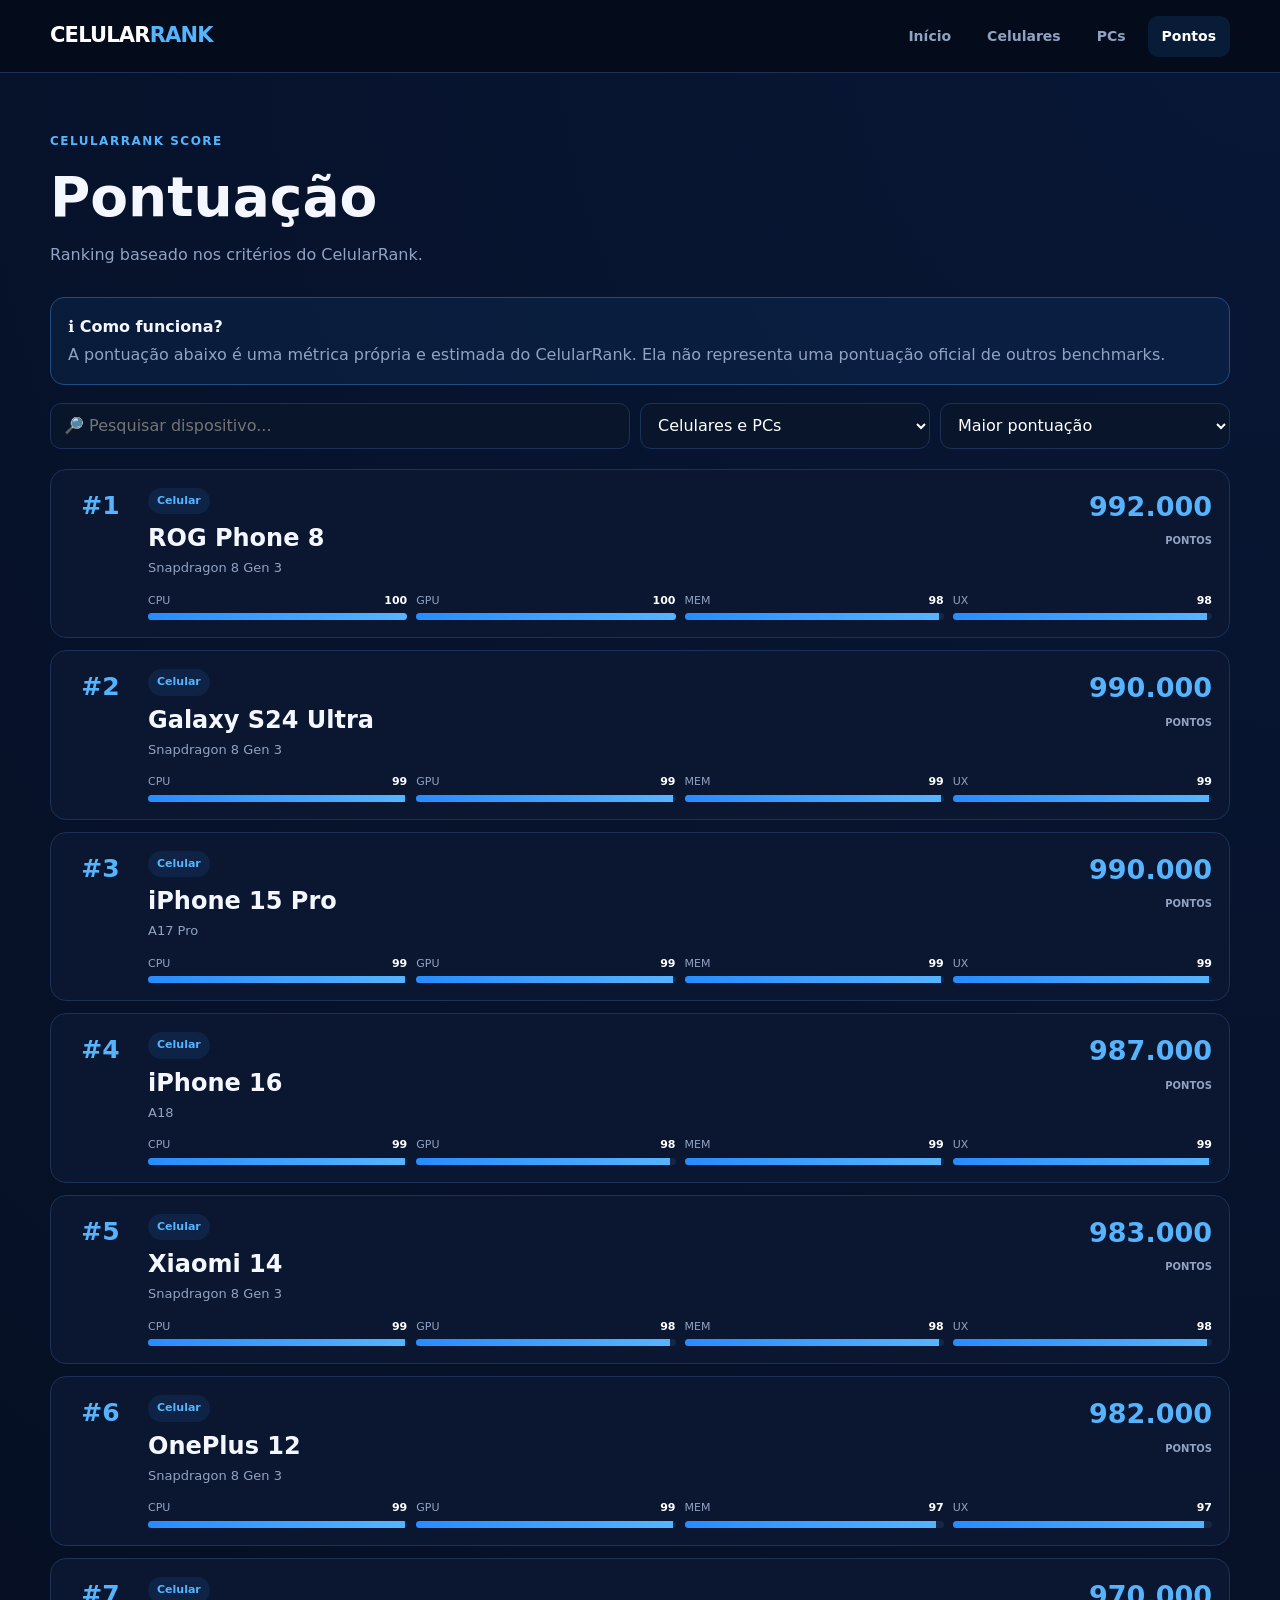
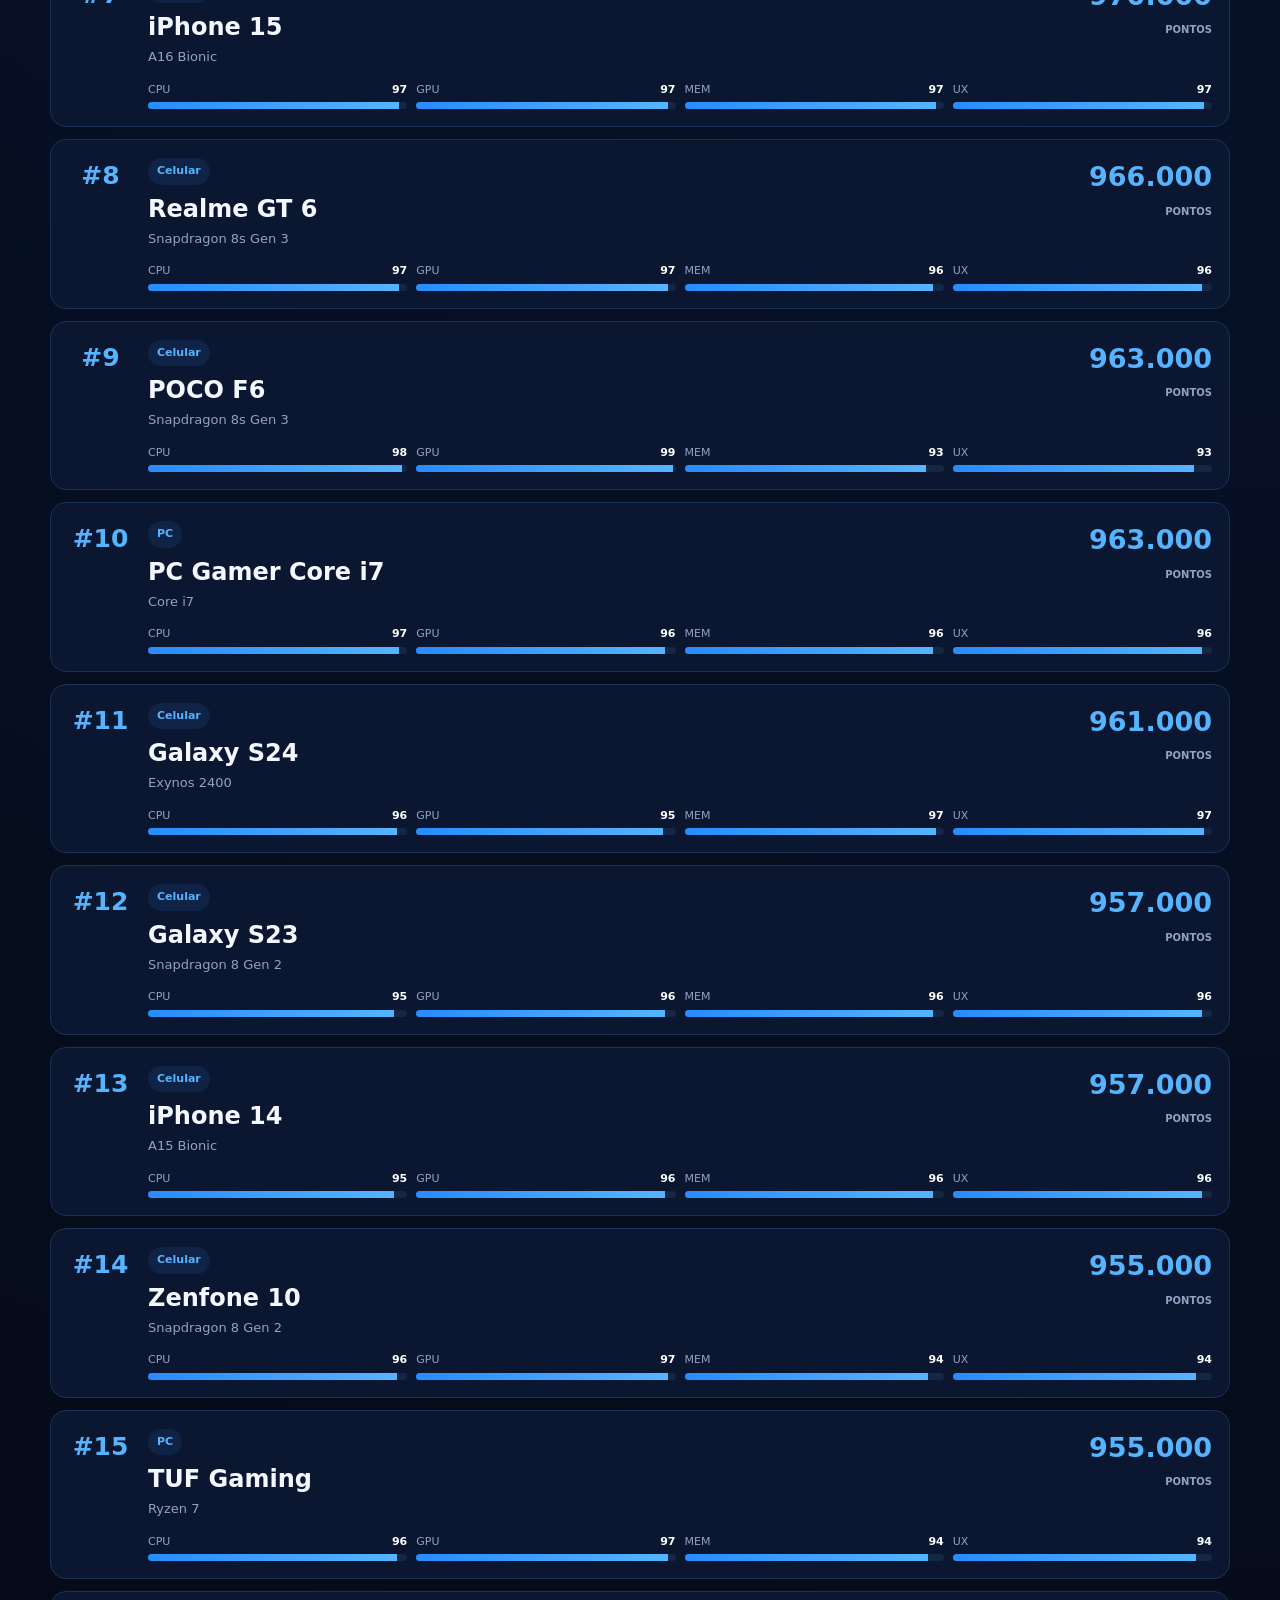
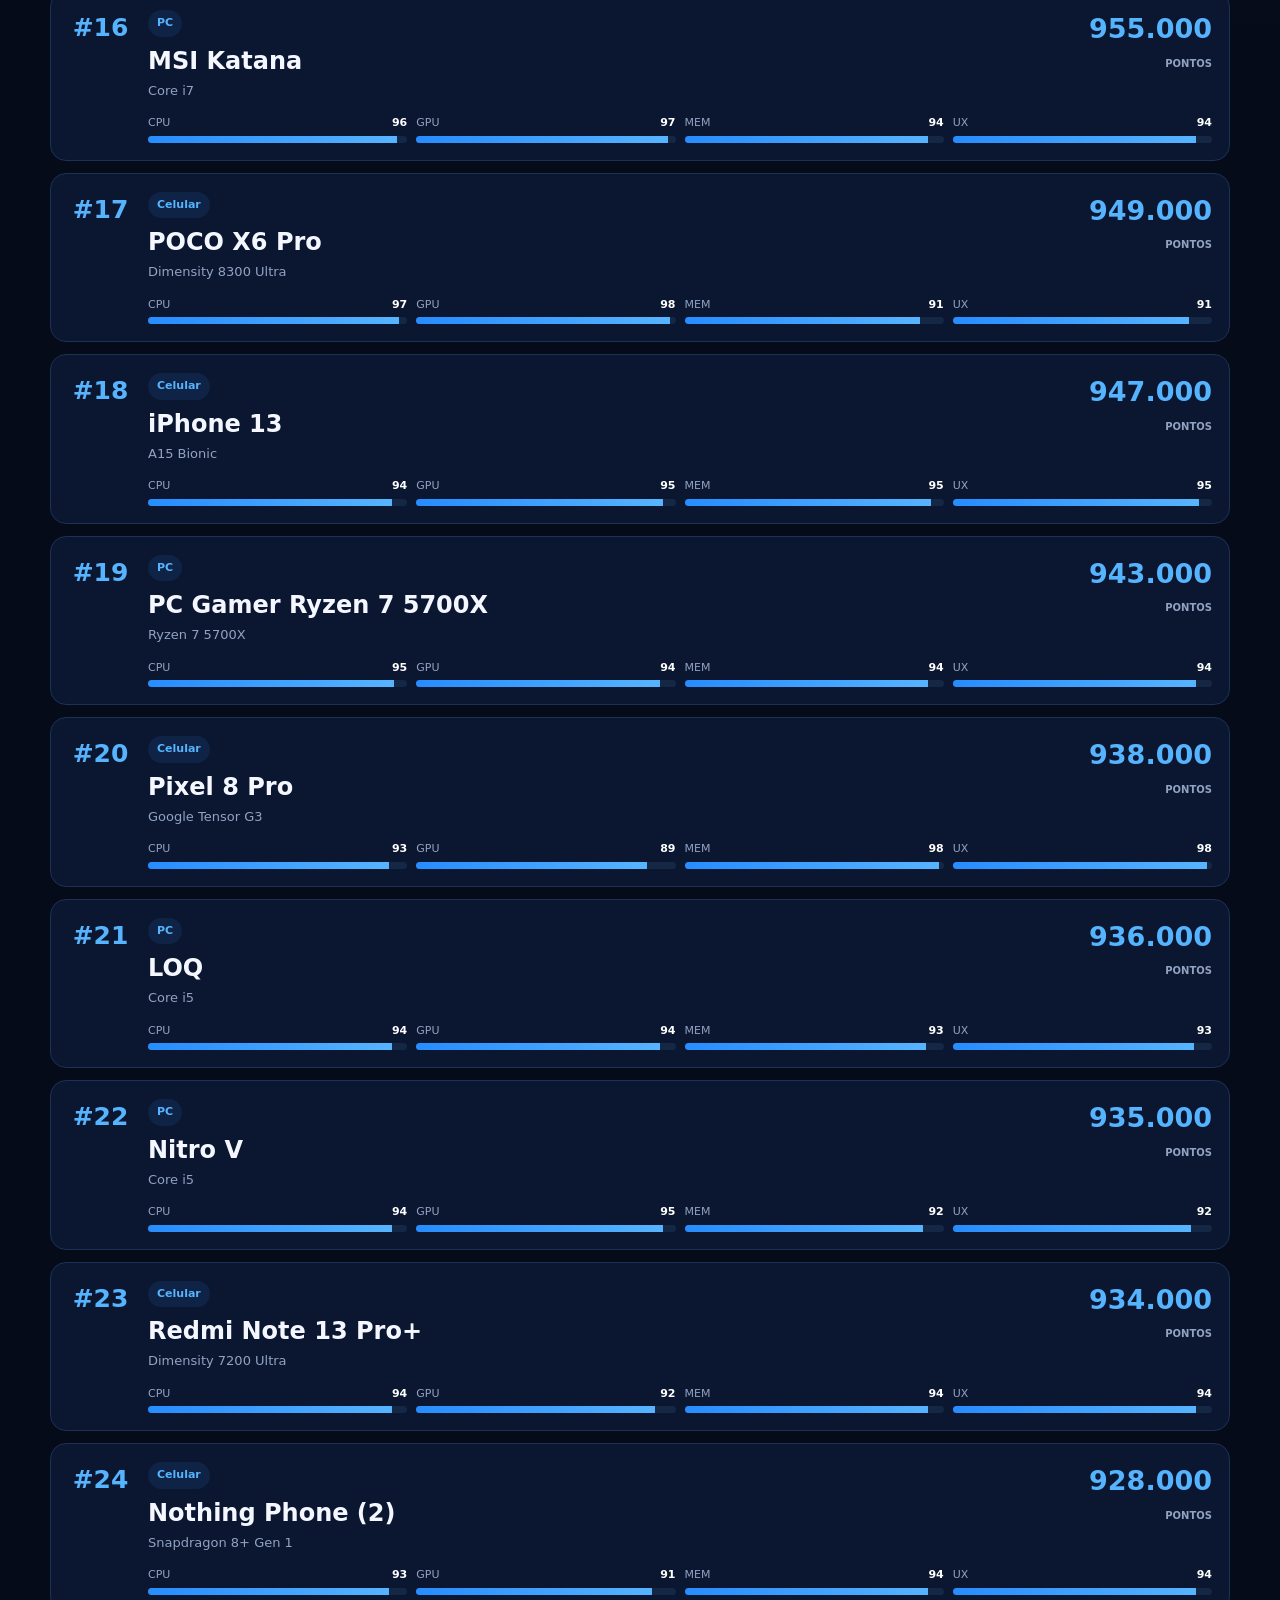
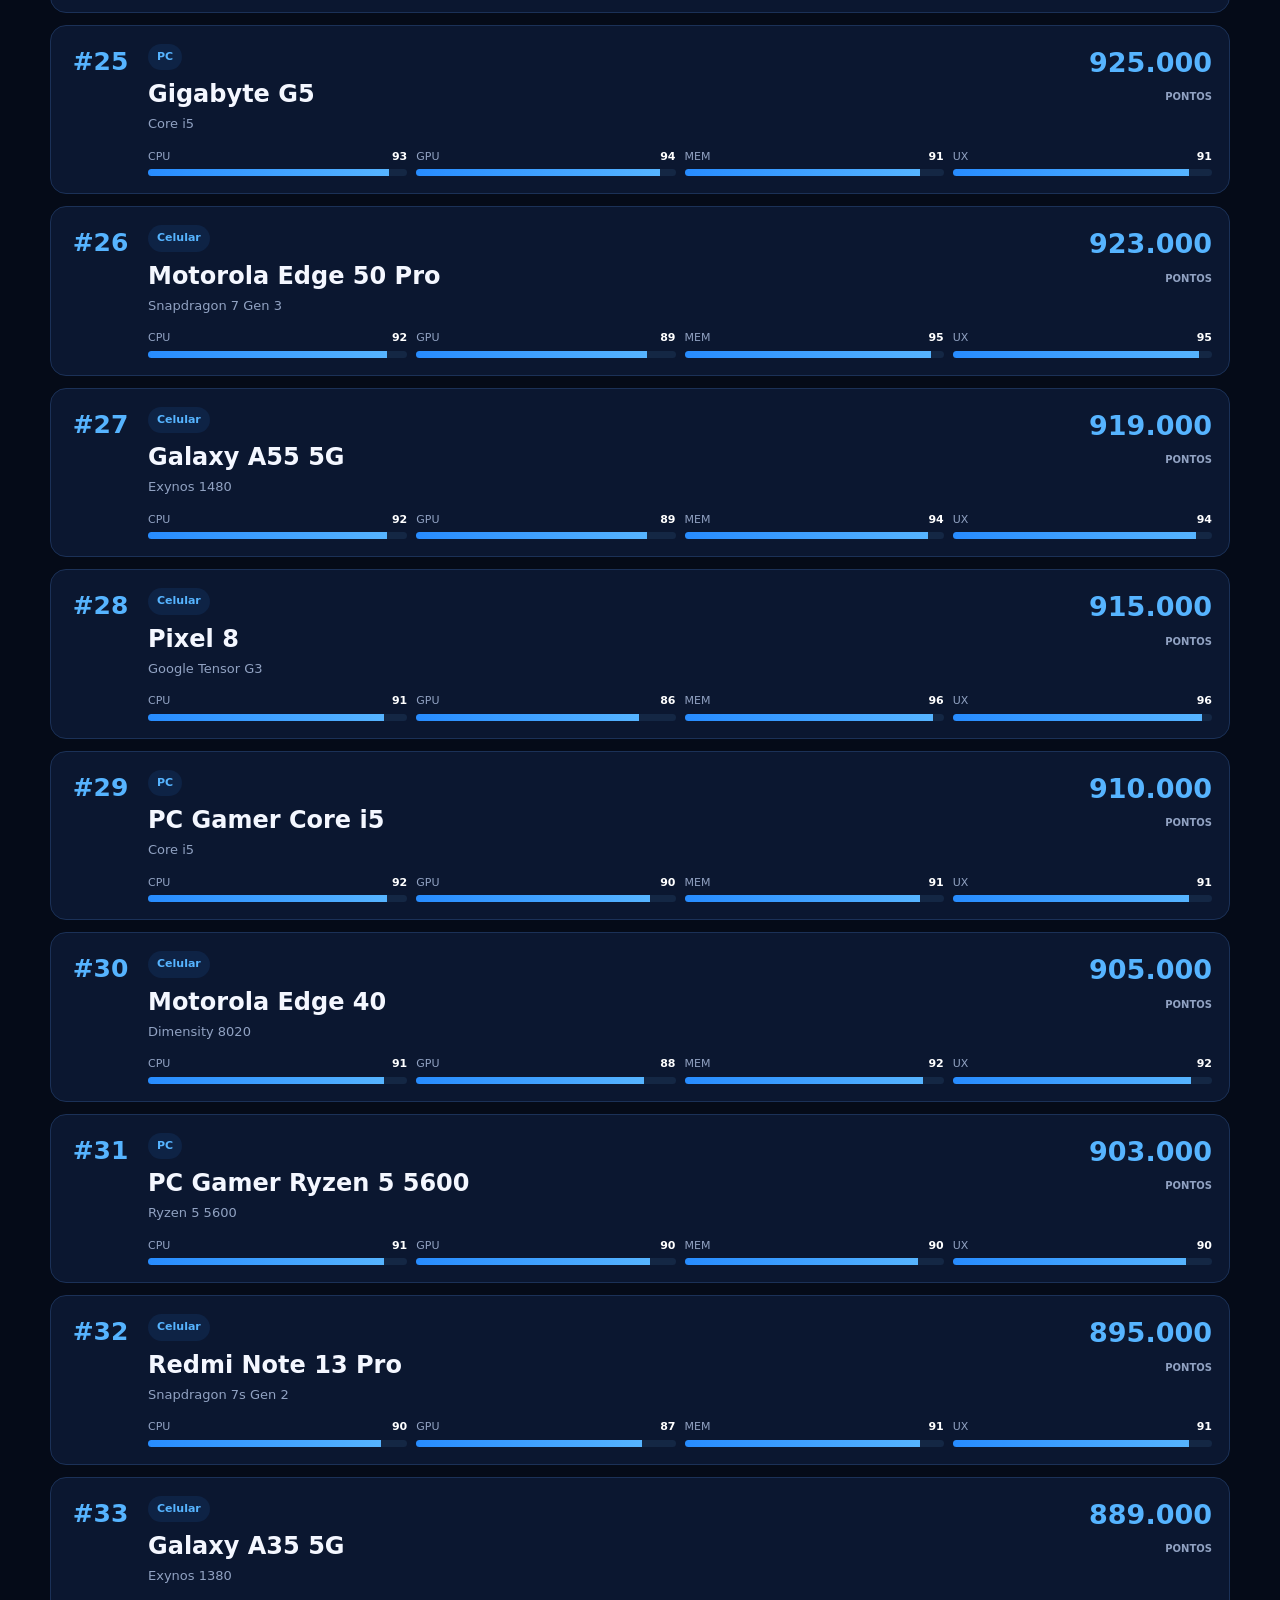
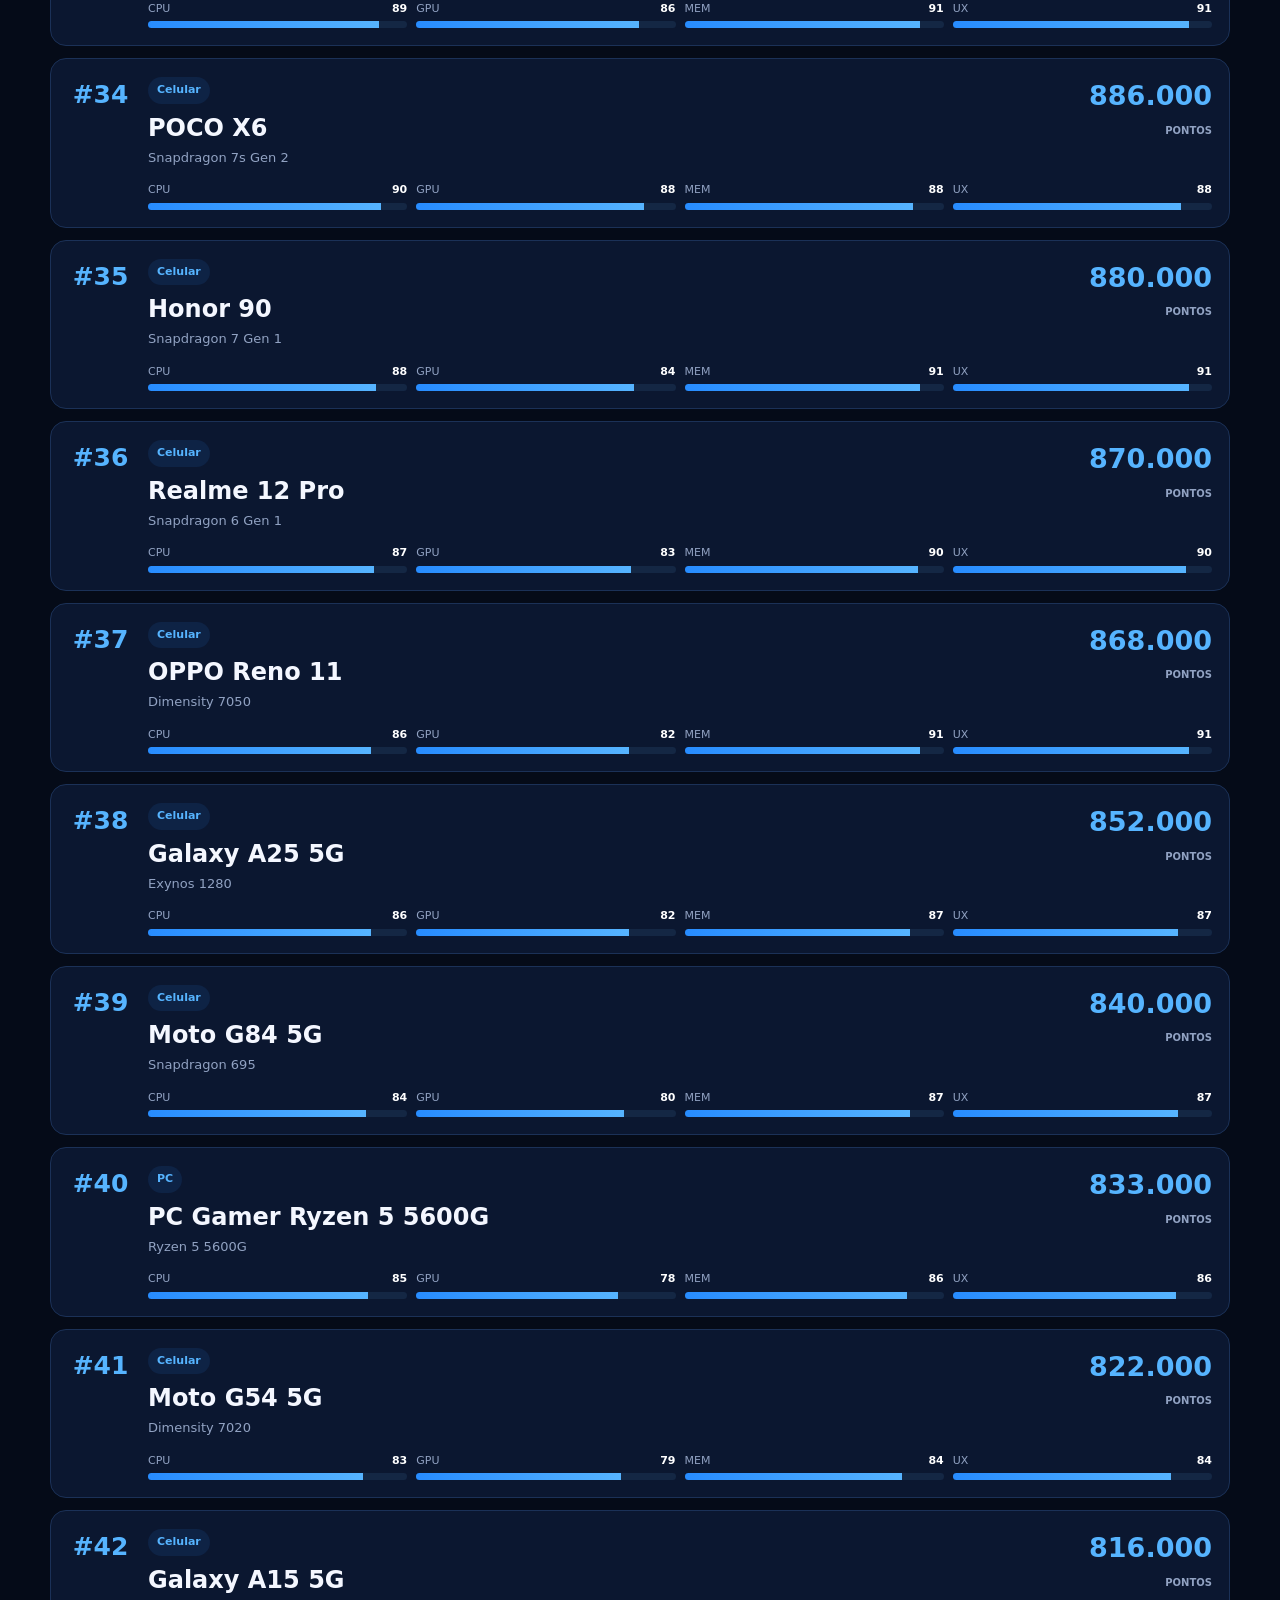
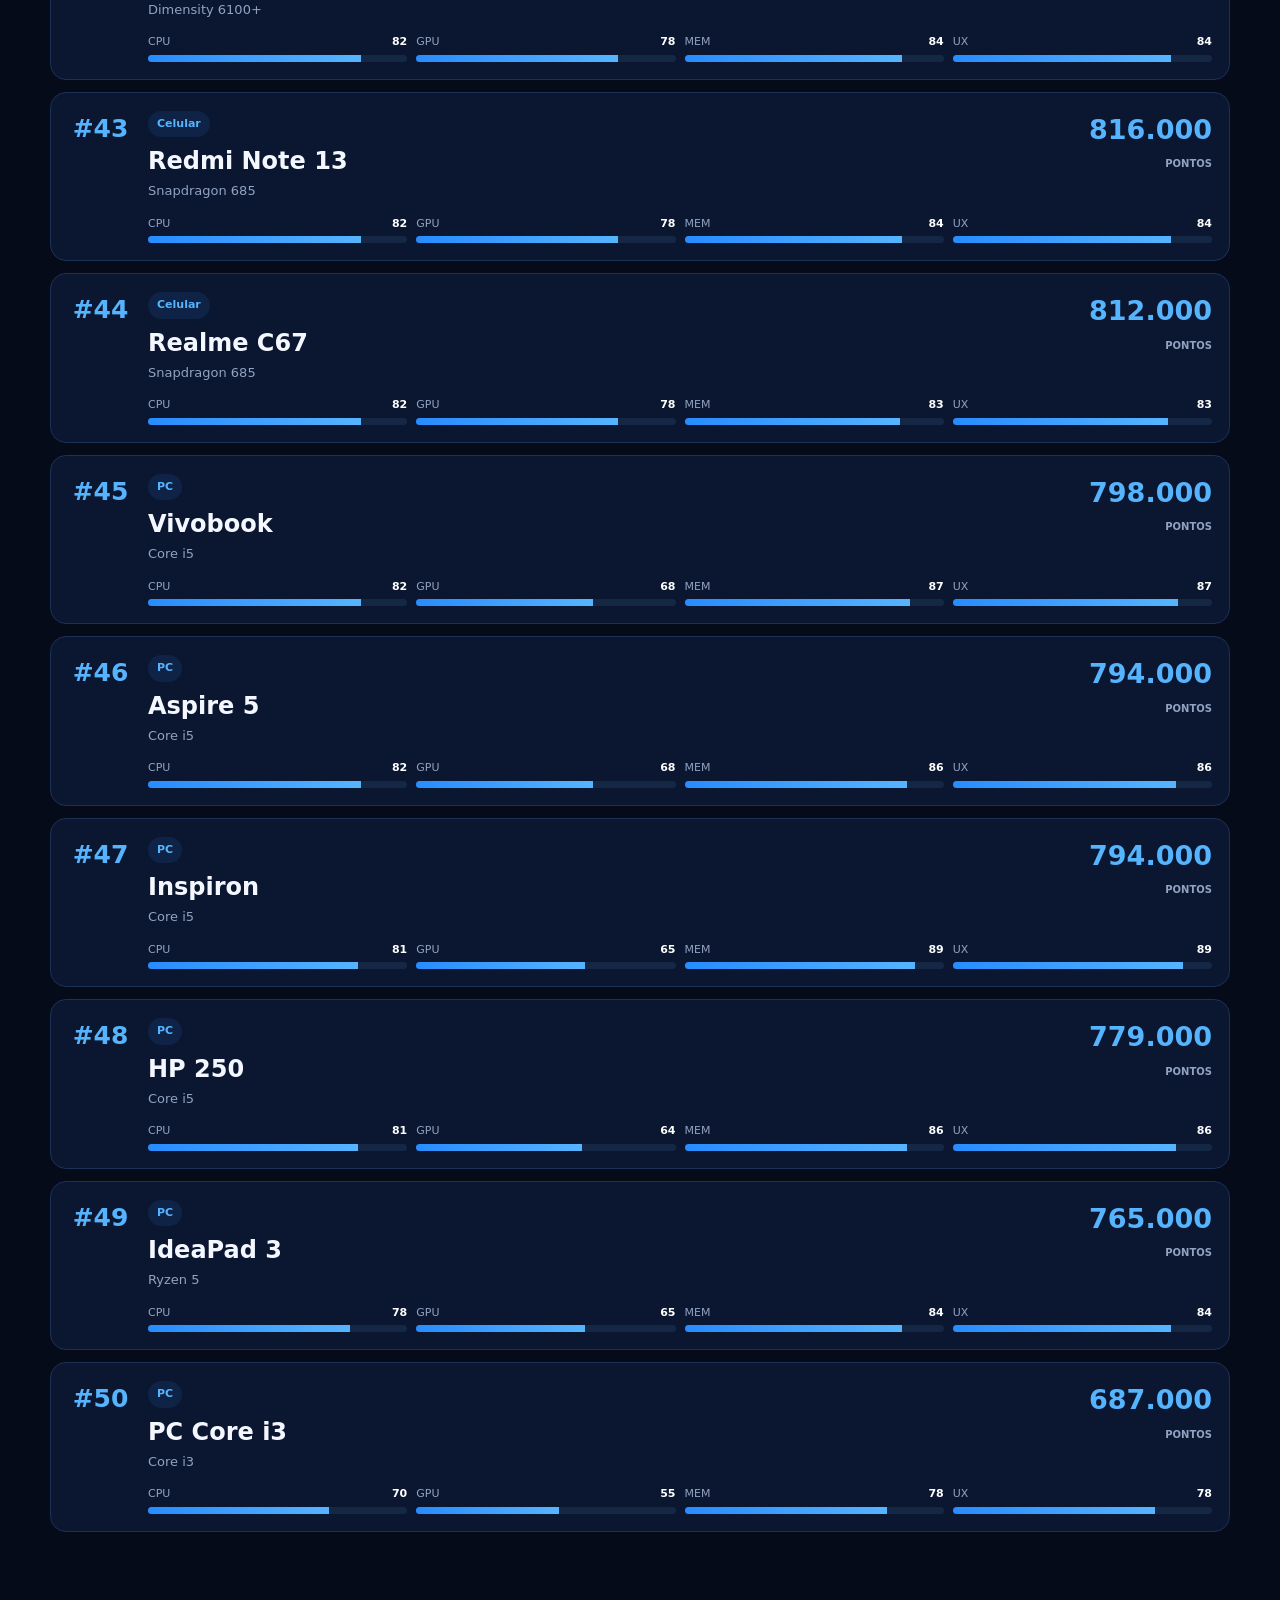
<file: pontos.html>
<!DOCTYPE html>
<html lang="pt-BR">

<head>

    <meta charset="UTF-8">

    <meta
        name="viewport"
        content="width=device-width, initial-scale=1.0"
    >

    <title>Pontos - CelularRank</title>

    <meta
        name="description"
        content="Ranking de pontos e desempenho dos dispositivos no CelularRank."
    >

    <link rel="stylesheet" href="style.css">

</head>


<body>

<header class="site-header">

    <div class="container header-content">

        <a href="index.html" class="logo">
            <span>CELULAR</span><strong>RANK</strong>
        </a>

        <button class="menu-toggle" id="menuToggle">
            ☰
        </button>

        <nav class="main-nav" id="mainNav">

            <a href="index.html">
                Início
            </a>

            <a href="celulares.html">
                Celulares
            </a>

            <a href="pcs.html">
                PCs
            </a>

            <a href="pontos.html" class="active">
                Pontos
            </a>

        </nav>

    </div>

</header>


<main>

<section class="catalog-page">

<div class="container">

    <div class="page-head">

        <div>

            <span class="eyebrow">
                CELULARRANK SCORE
            </span>

            <h1>
                Pontuação
            </h1>

            <p>
                Ranking baseado nos critérios do CelularRank.
            </p>

        </div>

    </div>


    <div class="info-box">

        <strong>
            ℹ️ Como funciona?
        </strong>

        <p>
            A pontuação abaixo é uma métrica própria e estimada
            do CelularRank. Ela não representa uma pontuação oficial
            de outros benchmarks.
        </p>

    </div>


    <div class="points-controls">

        <input
            id="pointsSearch"
            class="input"
            type="search"
            placeholder="🔎 Pesquisar dispositivo..."
        >


        <select id="pointsType" class="input">

            <option value="todos">
                Celulares e PCs
            </option>

            <option value="celulares">
                Apenas celulares
            </option>

            <option value="pcs">
                Apenas PCs
            </option>

        </select>


        <select id="pointsSort" class="input">

            <option value="total">
                Maior pontuação
            </option>

            <option value="desempenho">
                Desempenho
            </option>

            <option value="jogos">
                Jogos
            </option>

            <option value="qualidade">
                Qualidade
            </option>

        </select>

    </div>


    <div id="pointsList" class="points-list"></div>

</div>

</section>

</main>


<script src="dados.js"></script>

<script>

document.addEventListener(
    "DOMContentLoaded",
    () => {

        const phones =
            Array.isArray(window.celulares)
                ? window.celulares
                : [];


        const pcs =
            Array.isArray(window.pcs)
                ? window.pcs
                : [];


        const list =
            document.getElementById(
                "pointsList"
            );


        const search =
            document.getElementById(
                "pointsSearch"
            );


        const type =
            document.getElementById(
                "pointsType"
            );


        const sort =
            document.getElementById(
                "pointsSort"
            );


        function calculate(item) {

            const desempenho =
                Number(item.desempenho || 0);

            const jogos =
                Number(item.jogos || 0);

            const qualidade =
                Number(item.qualidade || 0);


            const total =
                Math.round(
                    (
                        desempenho * 3000 +
                        jogos * 3000 +
                        qualidade * 2000 +
                        qualidade * 2000
                    )
                );


            return {
                cpu: desempenho,
                gpu: jogos,
                mem: qualidade,
                ux: qualidade,
                total
            };

        }


        function render() {

            const term =
                search.value
                    .toLowerCase()
                    .trim();


            let data = [];


            if (
                type.value === "todos" ||
                type.value === "celulares"
            ) {

                phones.forEach(item => {

                    data.push({
                        ...item,
                        categoria: "Celular"
                    });

                });

            }


            if (
                type.value === "todos" ||
                type.value === "pcs"
            ) {

                pcs.forEach(item => {

                    data.push({
                        ...item,
                        categoria: "PC"
                    });

                });

            }


            data = data.filter(item => {

                const text = `
                    ${item.nome || ""}
                    ${item.marca || ""}
                    ${item.processador || ""}
                `.toLowerCase();

                return !term ||
                    text.includes(term);

            });


            data.forEach(item => {

                item.pontos =
                    calculate(item);

            });


            if (
                sort.value === "desempenho"
            ) {

                data.sort(
                    (a, b) =>
                        b.pontos.cpu -
                        a.pontos.cpu
                );

            } else if (
                sort.value === "jogos"
            ) {

                data.sort(
                    (a, b) =>
                        b.pontos.gpu -
                        a.pontos.gpu
                );

            } else if (
                sort.value === "qualidade"
            ) {

                data.sort(
                    (a, b) =>
                        b.pontos.ux -
                        a.pontos.ux
                );

            } else {

                data.sort(
                    (a, b) =>
                        b.pontos.total -
                        a.pontos.total
                );

            }


            list.innerHTML = "";


            data.forEach(
                (item, index) => {

                    const card =
                        document.createElement(
                            "article"
                        );

                    card.className =
                        "points-card";


                    card.innerHTML = `

                        <div class="rank-number">
                            #${index + 1}
                        </div>

                        <div class="points-main">

                            <div class="points-title">

                                <span class="pill">
                                    ${item.categoria}
                                </span>

                                <h2>
                                    ${item.nome}
                                </h2>

                                <p>
                                    ${item.processador || ""}
                                </p>

                            </div>


                            <div class="points-total">

                                <strong>
                                    ${item.pontos.total.toLocaleString("pt-BR")}
                                </strong>

                                <span>
                                    PONTOS
                                </span>

                            </div>

                        </div>


                        <div class="points-bars">

                            <div class="point-bar">

                                <div>
                                    <span>CPU</span>
                                    <strong>
                                        ${item.pontos.cpu}
                                    </strong>
                                </div>

                                <div class="bar">
                                    <i style="width:${item.pontos.cpu}%"></i>
                                </div>

                            </div>


                            <div class="point-bar">

                                <div>
                                    <span>GPU</span>
                                    <strong>
                                        ${item.pontos.gpu}
                                    </strong>
                                </div>

                                <div class="bar">
                                    <i style="width:${item.pontos.gpu}%"></i>
                                </div>

                            </div>


                            <div class="point-bar">

                                <div>
                                    <span>MEM</span>
                                    <strong>
                                        ${item.pontos.mem}
                                    </strong>
                                </div>

                                <div class="bar">
                                    <i style="width:${item.pontos.mem}%"></i>
                                </div>

                            </div>


                            <div class="point-bar">

                                <div>
                                    <span>UX</span>
                                    <strong>
                                        ${item.pontos.ux}
                                    </strong>
                                </div>

                                <div class="bar">
                                    <i style="width:${item.pontos.ux}%"></i>
                                </div>

                            </div>

                        </div>

                    `;


                    list.appendChild(card);

                }
            );

        }


        search.addEventListener(
            "input",
            render
        );


        type.addEventListener(
            "change",
            render
        );


        sort.addEventListener(
            "change",
            render
        );


        render();

    }
);

</script>

<script src="script.js"></script>

</body>

</html>
</file>
<file: style.css>
/*
=========================================================
CELULARRANK - ESTILO PRINCIPAL
=========================================================
*/

* {
    box-sizing: border-box;
    margin: 0;
    padding: 0;
}


:root {

    --bg: #050b18;
    --bg-2: #081225;
    --card: #0b1730;
    --card-2: #0e1c38;

    --border: #1b3157;

    --text: #f4f7ff;
    --muted: #91a2c2;

    --blue: #278cff;
    --blue-2: #56b4ff;

    --green: #37d996;

    --shadow:
        0 15px 45px rgba(0, 0, 0, .35);

}


html {
    scroll-behavior: smooth;
}


body {

    font-family:
        Inter,
        system-ui,
        -apple-system,
        BlinkMacSystemFont,
        "Segoe UI",
        sans-serif;

    background:
        radial-gradient(
            circle at top right,
            rgba(27, 102, 255, .13),
            transparent 35%
        ),
        var(--bg);

    color: var(--text);

    min-height: 100vh;

    line-height: 1.5;

}


a {
    color: inherit;
    text-decoration: none;
}


button,
input,
select {
    font: inherit;
}


.container {

    width: min(
        1180px,
        calc(100% - 32px)
    );

    margin-inline: auto;

}


/* HEADER */

.site-header {

    position: sticky;
    top: 0;

    z-index: 1000;

    background:
        rgba(5, 11, 24, .88);

    backdrop-filter:
        blur(18px);

    border-bottom:
        1px solid var(--border);

}


.header-content {

    min-height: 72px;

    display: flex;

    align-items: center;

    justify-content: space-between;

    gap: 20px;

}


.logo {

    font-size: 21px;

    font-weight: 900;

    letter-spacing: -.8px;

    white-space: nowrap;

}


.logo span {
    color: #fff;
}


.logo strong {
    color: var(--blue-2);
}


.main-nav {

    display: flex;

    align-items: center;

    gap: 8px;

}


.main-nav a {

    padding:
        10px 14px;

    border-radius: 10px;

    color: var(--muted);

    font-weight: 700;

    font-size: 14px;

    transition: .2s;

}


.main-nav a:hover,
.main-nav a.active {

    color: #fff;

    background:
        rgba(39, 140, 255, .13);

}


.menu-toggle {

    display: none;

    border: 1px solid var(--border);

    background: var(--card);

    color: white;

    border-radius: 10px;

    padding: 9px 12px;

    cursor: pointer;

}


/* HERO */

.hero {

    padding:
        90px 0 70px;

}


.hero-grid {

    display: grid;

    grid-template-columns:
        1.1fr .9fr;

    align-items: center;

    gap: 70px;

}


.hero-text h1 {

    font-size:
        clamp(42px, 7vw, 78px);

    line-height: .98;

    letter-spacing: -3px;

    margin:
        16px 0 25px;

}


.hero-text h1 span {
    color: var(--blue-2);
}


.hero-text p {

    color: var(--muted);

    font-size: 18px;

    max-width: 620px;

}


.eyebrow {

    display: inline-block;

    color: var(--blue-2);

    font-weight: 900;

    font-size: 12px;

    letter-spacing: 1.5px;

}


.hero-buttons {

    display: flex;

    gap: 12px;

    flex-wrap: wrap;

    margin-top: 30px;

}


.btn {

    border: 0;

    border-radius: 11px;

    padding:
        12px 18px;

    font-weight: 800;

    cursor: pointer;

    display: inline-flex;

    align-items: center;

    justify-content: center;

    gap: 8px;

    transition: .2s;

}


.btn:hover {

    transform:
        translateY(-2px);

}


.btn.primary {

    background:
        linear-gradient(
            135deg,
            var(--blue),
            #1664d9
        );

    color: white;

    box-shadow:
        0 10px 25px
        rgba(39, 140, 255, .22);

}


.btn.secondary {

    background:
        var(--card);

    border:
        1px solid var(--border);

    color: white;

}


.hero-panel {

    background:
        linear-gradient(
            145deg,
            #0c1d3b,
            #071123
        );

    border:
        1px solid #244a80;

    border-radius: 24px;

    padding: 25px;

    box-shadow: var(--shadow);

}


.hero-panel-top {

    display: flex;

    justify-content: space-between;

    color: var(--muted);

    font-size: 12px;

    font-weight: 800;

}


.online-dot {
    color: var(--green);
}


.hero-rank {

    min-height: 250px;

    display: flex;

    flex-direction: column;

    justify-content: center;

    align-items: center;

    text-align: center;

}


.hero-rank small {

    color: var(--muted);

    font-weight: 700;

}


.hero-rank strong {

    font-size: 80px;

    line-height: 1;

    color: var(--blue-2);

    text-shadow:
        0 0 35px
        rgba(86, 180, 255, .25);

}


.hero-rank span {
    color: var(--muted);
}


.hero-stats {

    display: grid;

    grid-template-columns:
        repeat(4, 1fr);

    gap: 8px;

}


.hero-stats div {

    background:
        rgba(255, 255, 255, .035);

    border:
        1px solid var(--border);

    border-radius: 12px;

    padding: 12px;

    text-align: center;

}


.hero-stats strong {

    display: block;

    color: var(--blue-2);

}


.hero-stats span {

    display: block;

    font-size: 10px;

    color: var(--muted);

}


/* SECTIONS */

.section {

    padding:
        70px 0;

}


.section-alt {

    background:
        rgba(255, 255, 255, .018);

    border-top:
        1px solid rgba(255,255,255,.03);

    border-bottom:
        1px solid rgba(255,255,255,.03);

}


.section-heading {

    margin-bottom: 28px;

}


.section-heading h2 {

    font-size:
        clamp(28px, 4vw, 42px);

    margin:
        6px 0;

}


.section-heading p {

    color: var(--muted);

}


/* SEARCH */

.home-search {

    display: flex;

    gap: 10px;

}


.input {

    width: 100%;

    min-height: 46px;

    background:
        #08152b;

    border:
        1px solid var(--border);

    color: white;

    border-radius: 11px;

    padding:
        10px 13px;

    outline: none;

}


.input:focus {

    border-color:
        var(--blue);

    box-shadow:
        0 0 0 3px
        rgba(39, 140, 255, .1);

}


.home-search-results {

    display: grid;

    grid-template-columns:
        repeat(2, 1fr);

    gap: 8px;

    margin-top: 12px;

}


.search-result {

    display: flex;

    align-items: center;

    gap: 12px;

    padding: 13px;

    border:
        1px solid var(--border);

    background:
        var(--card);

    border-radius: 12px;

}


.search-result:hover {

    border-color:
        var(--blue);

}


.search-result-icon {

    font-size: 25px;

}


.search-result strong {

    display: block;

}


.search-result small {

    color: var(--muted);

}


.search-hint {

    color: var(--muted);

    padding: 15px;

}


/* CATEGORIES */

.category-grid {

    display: grid;

    grid-template-columns:
        repeat(3, 1fr);

    gap: 15px;

}


.category-card {

    padding: 25px;

    border:
        1px solid var(--border);

    background:
        linear-gradient(
            145deg,
            var(--card),
            #071226
        );

    border-radius: 18px;

    transition: .2s;

}


.category-card:hover {

    transform:
        translateY(-5px);

    border-color:
        var(--blue);

}


.category-icon {

    font-size: 38px;

    margin-bottom: 15px;

}


.category-card > span {

    color: var(--blue-2);

    font-size: 11px;

    font-weight: 900;

    letter-spacing: 1px;

}


.category-card h3 {

    font-size: 25px;

    margin: 6px 0;

}


.category-card p {

    color: var(--muted);

    min-height: 75px;

}


.category-card b {

    display: block;

    color: var(--blue-2);

    margin-top: 18px;

}


/* FEATURES */

.feature-grid {

    display: grid;

    grid-template-columns:
        repeat(4, 1fr);

    gap: 14px;

}


.feature-card {

    padding: 22px;

    border:
        1px solid var(--border);

    background:
        var(--card);

    border-radius: 15px;

}


.feature-card > div {

    font-size: 28px;

    margin-bottom: 13px;

}


.feature-card h3 {

    margin-bottom: 5px;

}


.feature-card p {

    color: var(--muted);

    font-size: 14px;

}


/* STEPS */

.steps {

    display: grid;

    grid-template-columns:
        repeat(4, 1fr);

    gap: 15px;

}


.step {

    border-left:
        2px solid var(--blue);

    padding-left: 18px;

}


.step > strong {

    color: var(--blue-2);

    font-size: 28px;

}


.step p {

    color: var(--muted);

}


/* CTA */

.cta-box {

    display: flex;

    align-items: center;

    justify-content: space-between;

    gap: 25px;

    padding: 35px;

    border:
        1px solid #23518c;

    background:
        linear-gradient(
            135deg,
            #0b2347,
            #071225
        );

    border-radius: 20px;

}


.cta-box h2 {

    font-size: 32px;

    margin: 5px 0;

}


.cta-box p {

    color: var(--muted);

}


/* CATALOG */

.catalog-page {

    padding:
        55px 0 80px;

}


.page-head {

    display: flex;

    justify-content: space-between;

    align-items: end;

    gap: 20px;

    margin-bottom: 30px;

}


.page-head h1 {

    font-size:
        clamp(34px, 5vw, 55px);

    margin:
        4px 0;

}


.page-head p {

    color: var(--muted);

}


.catalog-count {

    text-align: right;

}


.catalog-count strong {

    display: block;

    font-size: 35px;

    color: var(--blue-2);

}


.catalog-count span {

    color: var(--muted);

}


/* FILTERS */

.filter-panel {

    border:
        1px solid var(--border);

    background:
        var(--card);

    padding: 18px;

    border-radius: 16px;

    margin-bottom: 18px;

}


.filter-row {

    display: grid;

    grid-template-columns:
        2fr 1fr 1fr;

    gap: 10px;

    margin-bottom: 10px;

}


.range-box {

    background:
        rgba(255,255,255,.025);

    border:
        1px solid var(--border);

    border-radius: 12px;

    padding: 13px;

}


.range-box label {

    display: flex;

    justify-content: space-between;

    color: var(--muted);

    font-size: 13px;

    margin-bottom: 7px;

}


.range-box strong {

    color: white;

}


.range-box input {

    width: 100%;

}


.filter-actions {

    display: flex;

    justify-content: space-between;

    gap: 10px;

    align-items: center;

}


.filter-actions .input {

    width: 250px;

}


/* PRODUCT GRID */

.product-grid {

    display: grid;

    grid-template-columns:
        repeat(3, 1fr);

    gap: 15px;

}


.product-card {

    background:
        linear-gradient(
            150deg,
            var(--card),
            #071225
        );

    border:
        1px solid var(--border);

    border-radius: 17px;

    padding: 18px;

    transition: .2s;

}


.product-card:hover {

    transform:
        translateY(-4px);

    border-color:
        #2a6fb5;

}


.product-top {

    display: flex;

    justify-content: space-between;

    align-items: center;

    gap: 8px;

}


.pill {

    display: inline-block;

    padding:
        5px 9px;

    border-radius: 999px;

    background:
        rgba(39, 140, 255, .1);

    color:
        var(--blue-2);

    font-size: 11px;

    font-weight: 800;

}


.compare-check {

    display: flex;

    align-items: center;

    gap: 5px;

    color: var(--muted);

    font-size: 11px;

    cursor: pointer;

}


.product-icon {

    display: flex;

    align-items: center;

    justify-content: center;

    height: 115px;

    font-size: 65px;

}


.product-card h2 {

    font-size: 20px;

    margin-bottom: 4px;

}


.processor {

    color: var(--muted);

    min-height: 42px;

    font-size: 13px;

}


.gpu-text {

    color: #b9c8e5;

    font-size: 13px;

    margin:
        5px 0;

}


.price {

    font-size: 22px;

    font-weight: 900;

    margin:
        13px 0;

}


.score-row {

    display: grid;

    grid-template-columns:
        repeat(3, 1fr);

    gap: 7px;

}


.score-row div {

    background:
        rgba(255,255,255,.035);

    border:
        1px solid var(--border);

    border-radius: 9px;

    padding: 8px;

}


.score-row span {

    display: block;

    color: var(--muted);

    font-size: 10px;

}


.score-row strong {

    font-size: 16px;

}


.spec-grid {

    display: grid;

    grid-template-columns:
        repeat(2, 1fr);

    gap: 7px;

    margin-top: 10px;

}


.spec-grid div {

    border:
        1px solid var(--border);

    border-radius: 8px;

    padding: 8px;

}


.spec-grid small {

    display: block;

    color: var(--muted);

    font-size: 10px;

}


.spec-grid strong {

    display: block;

    font-size: 12px;

}


/* COMPARE TOOLBAR */

.compare-toolbar {

    display: none;

    position: sticky;

    bottom: 15px;

    z-index: 100;

    align-items: center;

    justify-content: space-between;

    gap: 15px;

    padding: 13px 15px;

    background:
        rgba(8, 21, 43, .95);

    border:
        1px solid #286bb0;

    border-radius: 14px;

    box-shadow:
        0 10px 35px rgba(0,0,0,.45);

    margin-bottom: 15px;

}


.compare-toolbar.show {

    display: flex;

}


/* EMPTY */

.empty {

    min-height: 180px;

    border:
        1px dashed var(--border);

    border-radius: 15px;

    align-items: center;

    justify-content: center;

    flex-direction: column;

    color: var(--muted);

    gap: 5px;

}


/* MODAL */

.modal {

    position: fixed;

    inset: 0;

    background:
        rgba(0, 0, 0, .75);

    display: none;

    align-items: center;

    justify-content: center;

    padding: 20px;

    z-index: 2000;

}


.modal.open {

    display: flex;

}


.modal-box {

    width: min(
        1100px,
        100%
    );

    max-height:
        90vh;

    overflow: auto;

    background:
        #071326;

    border:
        1px solid #285487;

    border-radius: 18px;

    padding: 22px;

}


.modal-head {

    display: flex;

    align-items: flex-start;

    justify-content: space-between;

    margin-bottom: 20px;

}


.modal-head h2 {

    font-size: 27px;

}


.close {

    border: 0;

    background:
        rgba(255,255,255,.07);

    color: white;

    border-radius: 9px;

    font-size: 25px;

    width: 40px;

    height: 40px;

    cursor: pointer;

}


/* COMPARISON TABLE */

.compare-wrap {

    overflow-x: auto;

}


.compare-table {

    width: 100%;

    border-collapse: collapse;

    min-width: 650px;

}


.compare-table th,
.compare-table td {

    padding: 12px;

    border:
        1px solid var(--border);

    text-align: left;

    vertical-align: top;

}


.compare-table th {

    background:
        #0d2344;

}


.compare-table td {

    color: #cbd7ec;

}


.compare-label {

    font-weight: 900;

    color: white !important;

    background:
        rgba(255,255,255,.025);

}


/* POINTS */

.info-box {

    background:
        rgba(39, 140, 255, .07);

    border:
        1px solid #214e82;

    border-radius: 14px;

    padding: 17px;

    margin-bottom: 18px;

}


.info-box strong {

    display: block;

    margin-bottom: 4px;

}


.info-box p {

    color: var(--muted);

}


.points-controls {

    display: grid;

    grid-template-columns:
        2fr 1fr 1fr;

    gap: 10px;

    margin-bottom: 20px;

}


.points-list {

    display: grid;

    gap: 12px;

}


.points-card {

    display: grid;

    grid-template-columns:
        65px 1fr;

    gap: 15px;

    border:
        1px solid var(--border);

    background:
        var(--card);

    border-radius: 16px;

    padding: 17px;

}


.rank-number {

    font-size: 25px;

    font-weight: 900;

    color: var(--blue-2);

    display: flex;

    justify-content: center;

    align-items: flex-start;

}


.points-main {

    display: flex;

    justify-content: space-between;

    gap: 15px;

}


.points-title h2 {

    margin:
        6px 0 2px;

}


.points-title p {

    color: var(--muted);

    font-size: 13px;

}


.points-total {

    text-align: right;

}


.points-total strong {

    display: block;

    font-size: 27px;

    color: var(--blue-2);

}


.points-total span {

    color: var(--muted);

    font-size: 10px;

    font-weight: 800;

}


.points-bars {

    grid-column: 2;

    display: grid;

    grid-template-columns:
        repeat(4, 1fr);

    gap: 9px;

}


.point-bar > div:first-child {

    display: flex;

    justify-content: space-between;

    color: var(--muted);

    font-size: 11px;

    margin-bottom: 4px;

}


.point-bar strong {

    color: white;

}


.bar {

    height: 7px;

    border-radius: 99px;

    background:
        #142744;

    overflow: hidden;

}


.bar i {

    display: block;

    height: 100%;

    background:
        linear-gradient(
            90deg,
            var(--blue),
            var(--blue-2)
        );

}


/* FOOTER */

.site-footer {

    border-top:
        1px solid var(--border);

    background:
        #030813;

    margin-top: 30px;

}


.footer-content {

    display: flex;

    justify-content: space-between;

    gap: 30px;

    padding:
        40px 0;

}


.footer-content p {

    color: var(--muted);

    margin-top: 8px;

}


.footer-links {

    display: flex;

    gap: 18px;

    flex-wrap: wrap;

}


.footer-links a {

    color: var(--muted);

}


.footer-links a:hover {

    color: white;

}


.footer-bottom {

    text-align: center;

    padding:
        15px;

    border-top:
        1px solid var(--border);

    color: var(--muted);

    font-size: 13px;

}


/* RESPONSIVO */

@media (max-width: 900px) {

    .hero-grid {

        grid-template-columns: 1fr;

        gap: 40px;

    }


    .category-grid {

        grid-template-columns:
            1fr 1fr;

    }


    .feature-grid {

        grid-template-columns:
            1fr 1fr;

    }


    .steps {

        grid-template-columns:
            1fr 1fr;

    }


    .product-grid {

        grid-template-columns:
            1fr 1fr;

    }


    .filter-row {

        grid-template-columns:
            1fr 1fr;

    }


    .filter-row .input:first-child {

        grid-column:
            1 / -1;

    }


    .points-controls {

        grid-template-columns:
            1fr 1fr;

    }

}


@media (max-width: 650px) {

    .container {

        width:
            min(
                100% - 22px,
                1180px
            );

    }


    .header-content {

        min-height: 64px;

    }


    .menu-toggle {

        display: block;

    }


    .main-nav {

        display: none;

        position: absolute;

        top: 64px;

        left: 11px;

        right: 11px;

        flex-direction: column;

        align-items: stretch;

        padding: 8px;

        background:
            #08152b;

        border:
            1px solid var(--border);

        border-radius: 12px;

    }


    .main-nav.open {

        display: flex;

    }


    .main-nav a {

        padding: 13px;

    }


    .hero {

        padding-top:
            55px;

    }


    .hero-text h1 {

        font-size: 47px;

        letter-spacing:
            -2px;

    }


    .hero-panel {

        padding: 17px;

    }


    .hero-rank {

        min-height: 200px;

    }


    .hero-rank strong {

        font-size: 65px;

    }


    .hero-stats {

        grid-template-columns:
            1fr 1fr;

    }


    .home-search {

        flex-direction: column;

    }


    .home-search-results {

        grid-template-columns:
            1fr;

    }


    .category-grid,
    .feature-grid,
    .steps,
    .product-grid {

        grid-template-columns:
            1fr;

    }


    .category-card p {

        min-height: auto;

    }


    .page-head {

        align-items: flex-start;

        flex-direction: column;

    }


    .catalog-count {

        text-align: left;

    }


    .filter-row {

        grid-template-columns:
            1fr;

    }


    .filter-row .input:first-child {

        grid-column:
            auto;

    }


    .filter-actions {

        flex-direction: column;

        align-items: stretch;

    }


    .filter-actions .input {

        width: 100%;

    }


    .compare-toolbar {

        flex-direction: column;

        align-items: stretch;

    }


    .points-controls {

        grid-template-columns:
            1fr;

    }


    .points-card {

        grid-template-columns:
            45px 1fr;

    }


    .points-main {

        flex-direction: column;

    }


    .points-total {

        text-align: left;

    }


    .points-bars {

        grid-column: 2;

        grid-template-columns:
            1fr 1fr;

    }


    .cta-box {

        flex-direction: column;

        align-items: flex-start;

        padding: 25px;

    }


    .footer-content {

        flex-direction: column;

    }

}


@media (max-width: 420px) {

    .hero-buttons {

        flex-direction: column;

        align-items: stretch;

    }


    .hero-buttons .btn {

        width: 100%;

    }


    .product-card {

        padding: 14px;

    }


    .product-icon {

        height: 90px;

        font-size: 55px;

    }


    .points-bars {

        grid-template-columns:
            1fr;

    }


    .points-card {

        grid-template-columns:
            1fr;

    }


    .points-bars {

        grid-column: auto;

    }

}
</file>
